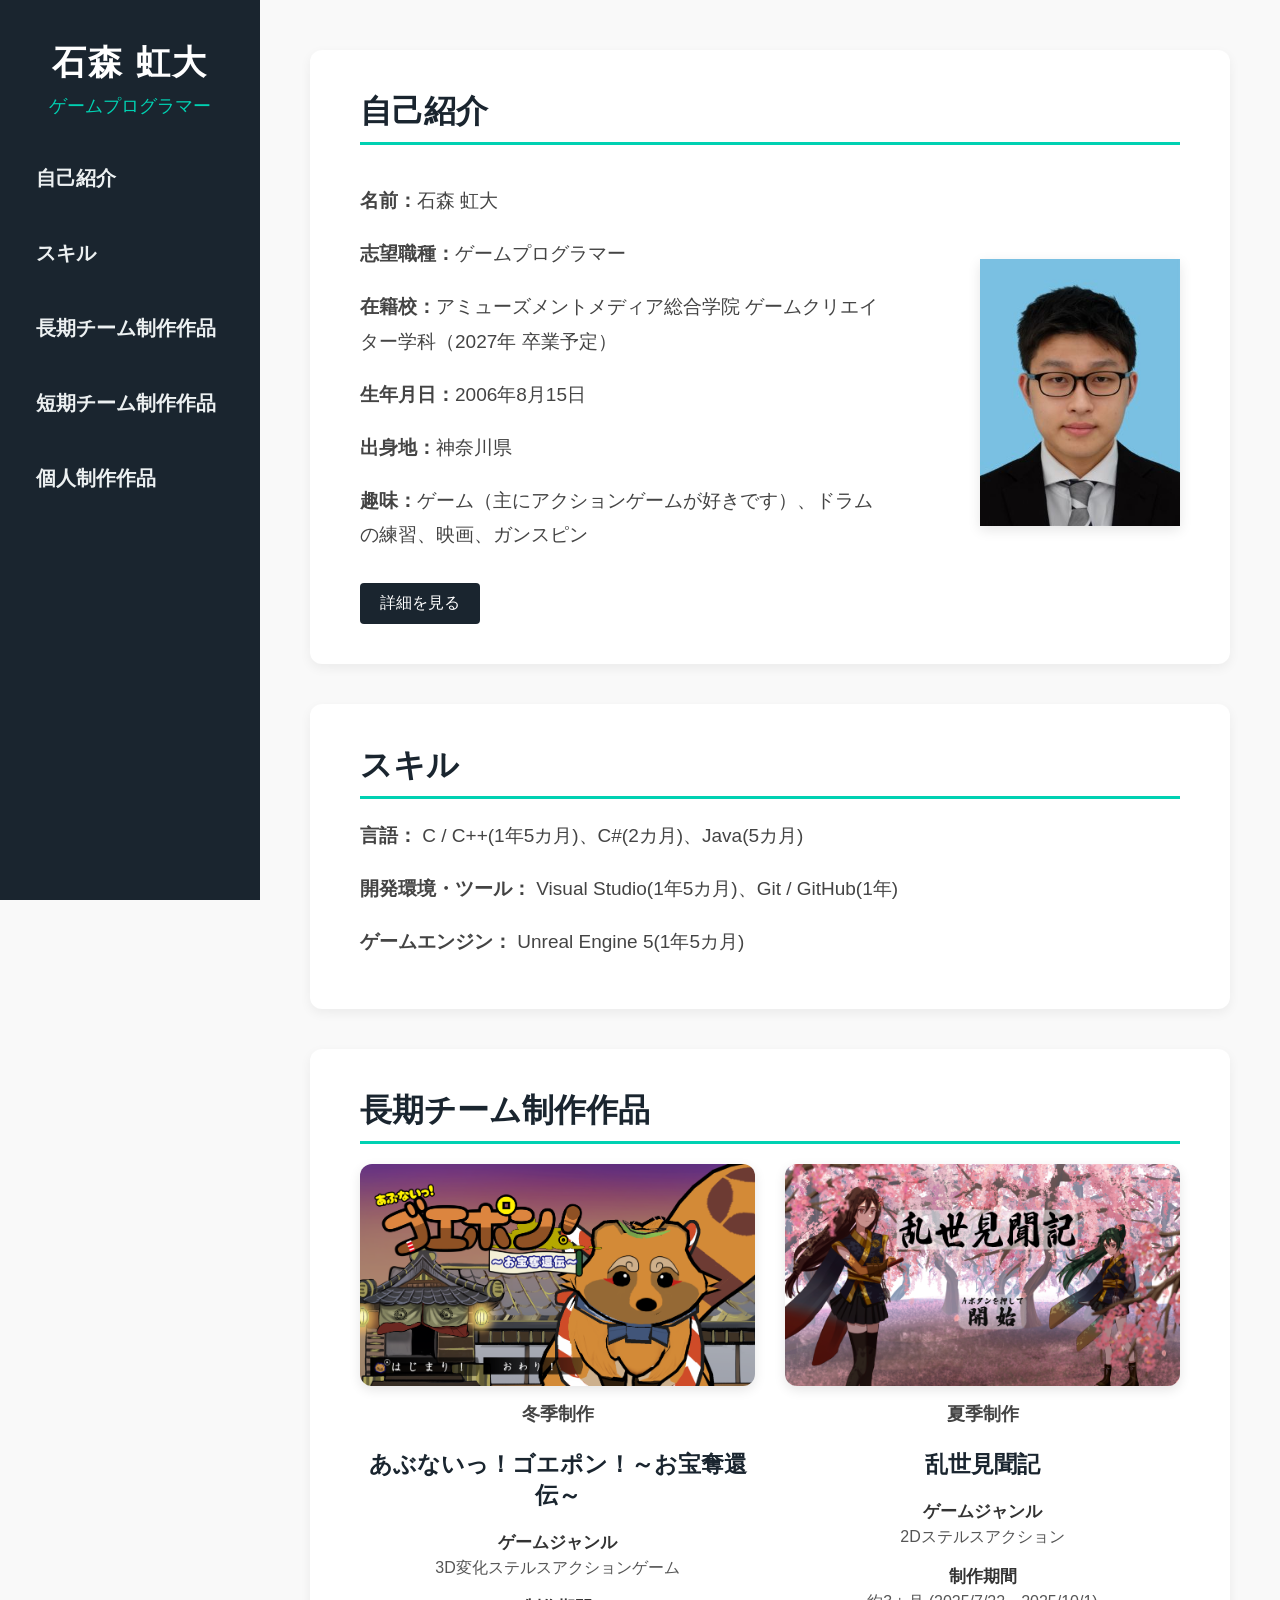
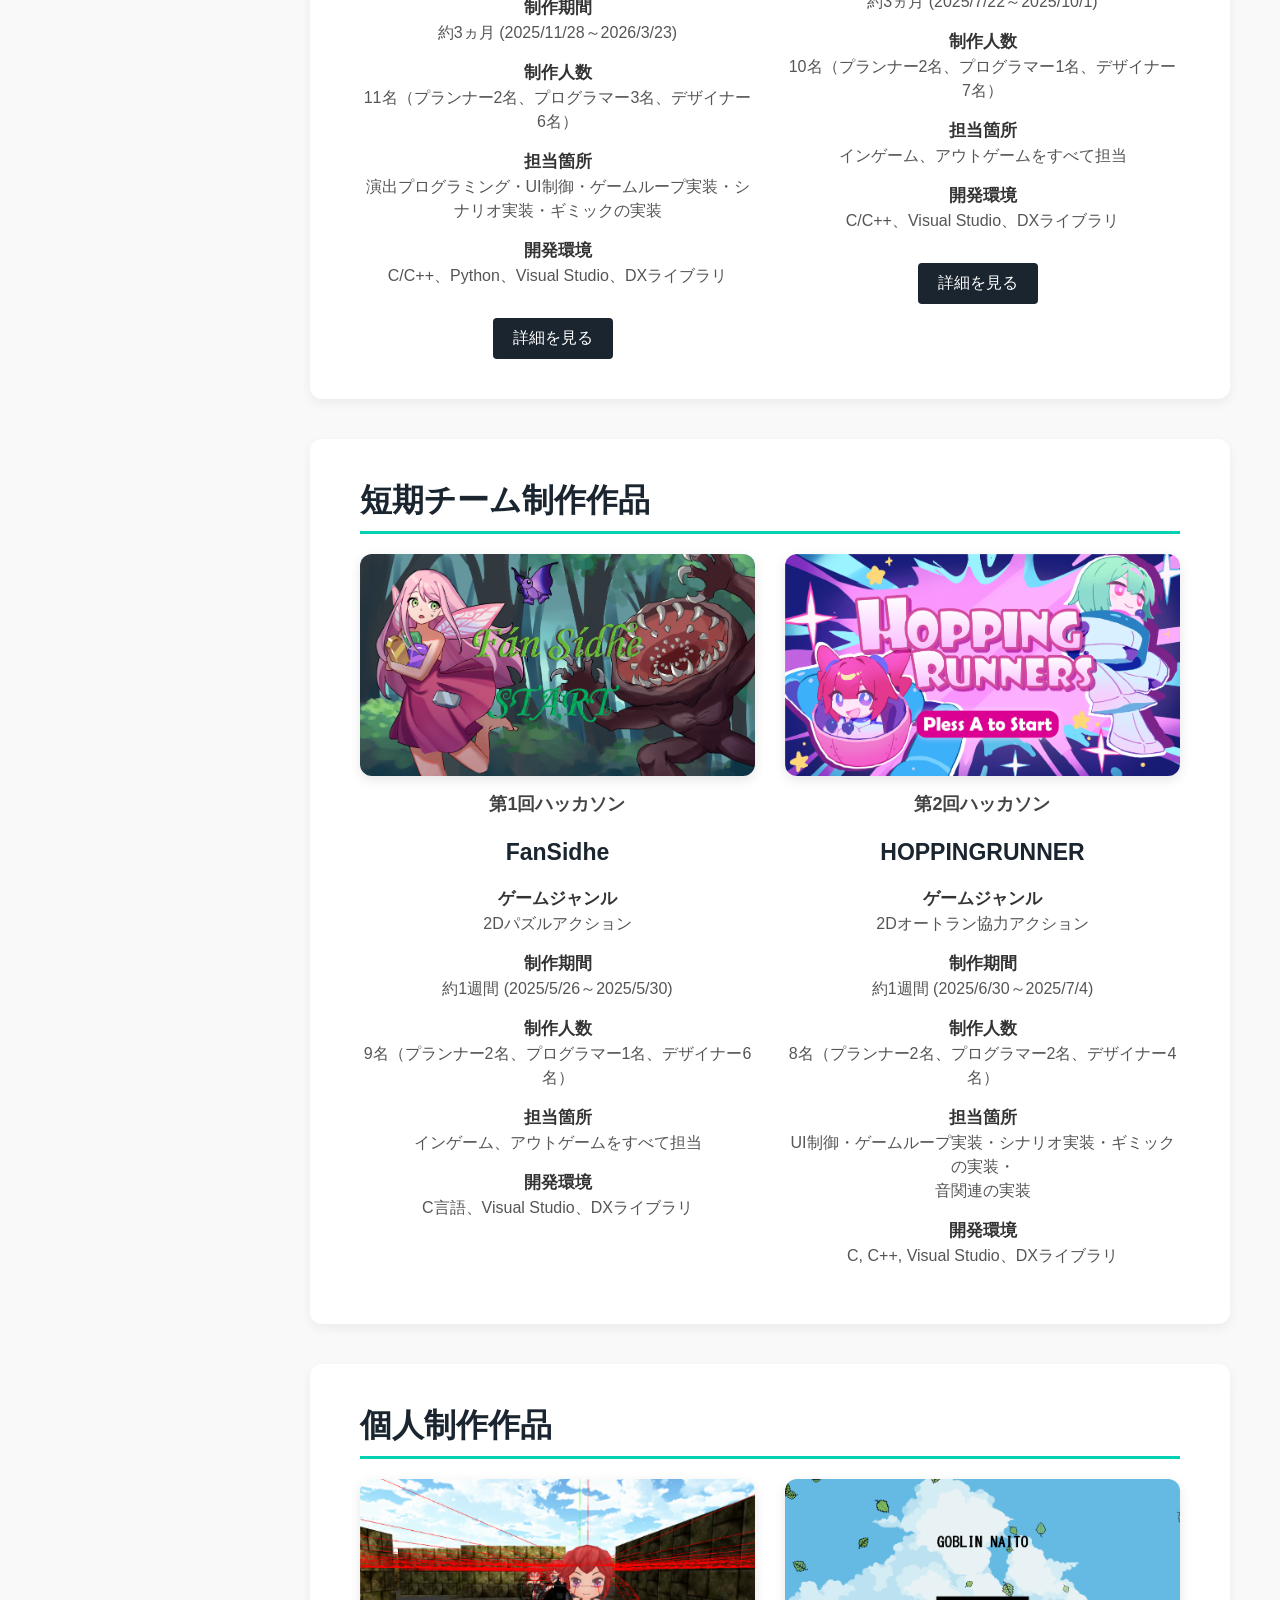
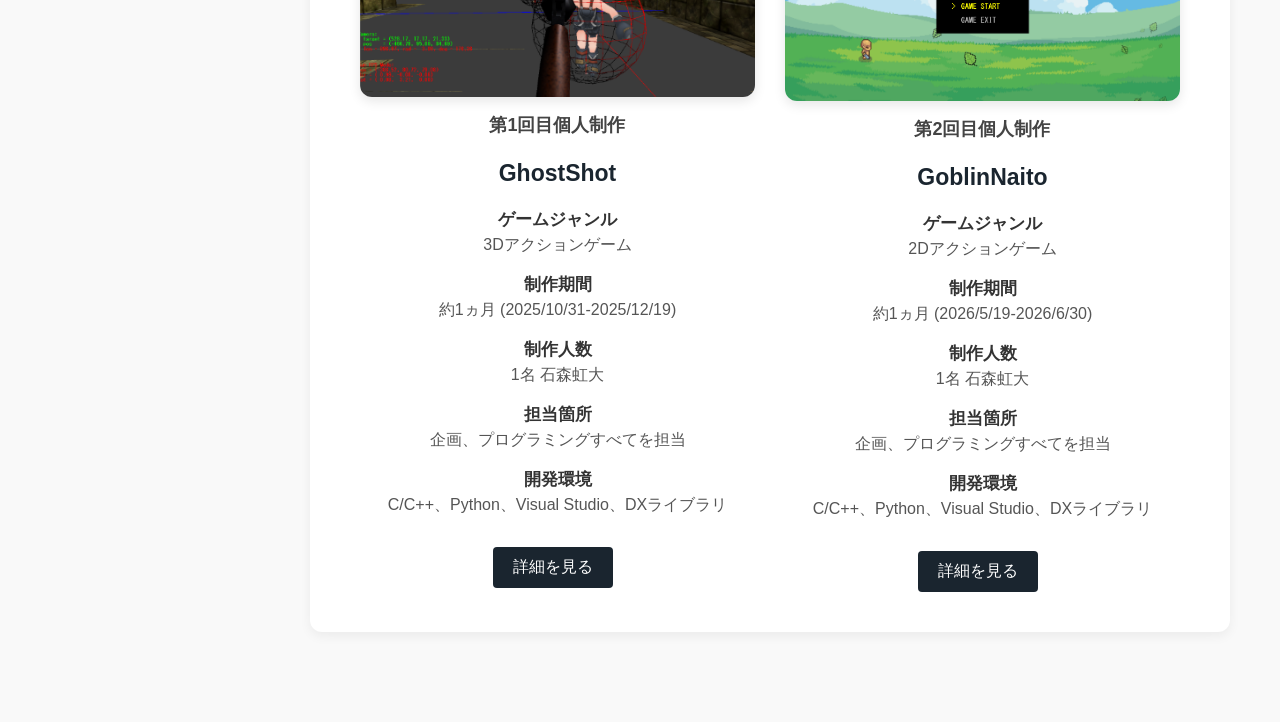
<file: index.html>
<!DOCTYPE html>
<html lang="ja">
<head>
    <meta charset="UTF-8">
    <meta name="viewport" content="width=device-width, initial-scale=1.0">
    <title>石森虹大 - ポートフォリオ</title>
    <!-- 外部CSSの読み込み -->
    <link rel="stylesheet" href="style.css">
</head>
<body class="site-body">

    <!-- サイドバー -->
    <aside class="sidebar">
        <h1>石森 虹大</h1>
        <div class="subtitle">ゲームプログラマー</div>
        <nav>
            <ul>
                <li><a href="#about">自己紹介</a></li>
                <li><a href="#skills">スキル</a></li>
                <li><a href="#works_1">長期チーム制作作品</a></li>
                <li><a href="#works_2">短期チーム制作作品</a></li>
                <li><a href="#works_3">個人制作作品</a></li>
            </ul>
        </nav>
    </aside>

    <!-- メインエリア -->
    <main class="top-content">

        <!-- 自己紹介 -->
        <section id="about" class="top-section">
            <h2>自己紹介</h2>
            <div class="about-container">
                <!-- 写真エリア -->
                <div class="about-image">
                    <img src="res/profile.png" alt="石森 虹大の写真">
                </div>
                <!-- テキストエリア -->
                <div class="about-text">
                    <p><strong>名前：</strong>石森 虹大</p>
                    <p><strong>志望職種：</strong>ゲームプログラマー</p>
                    <p><strong>在籍校：</strong>アミューズメントメディア総合学院 ゲームクリエイター学科（2027年 卒業予定）</p>
                    <p><strong>生年月日：</strong>2006年8月15日</p>
                    <p><strong>出身地：</strong>神奈川県</p>
                    <p><strong>趣味：</strong>ゲーム（主にアクションゲームが好きです）、ドラムの練習、映画、ガンスピン</p>

                    <!-- 詳細情報 -->
                    <div style="margin-top: 20px;">
                        <a href="mypage.html" class="btn">詳細を見る</a>
                    </div>
                </div>
            </div>
        </section>

        <!-- スキル -->
        <section id="skills" class="top-section">
            <h2>スキル</h2>
            <div class="about-text">
                <ul class="skill-list">
                    <p><strong>言語：</strong> C / C++(1年5カ月)、C#(2カ月)、Java(5カ月)</p>
                    <p><strong>開発環境・ツール：</strong> Visual Studio(1年5カ月)、Git / GitHub(1年)</p>
                    <p><strong>ゲームエンジン：</strong> Unreal Engine 5(1年5カ月)</p>
                </ul>
            </div>
        </section>

        <!-- 作品紹介 -->
        <section id="works_1" class="top-section">
            <h2>長期チーム制作作品</h2>

            <div class="works-grid">
                <!-- ゴエポン -->
                <article class="work-card">
                    <img src="game1.png" alt="あぶないっ！ゴエポン！～お宝奪還伝～">
                    <div class="work-season">冬季制作</div>
                    <h3 class="work-title">あぶないっ！ゴエポン！～お宝奪還伝～</h3>

                    <div class="work-info-group">
                        <span class="work-info-label">ゲームジャンル</span>
                        <p class="work-info-value">3D変化ステルスアクションゲーム</p>
                    </div>
                    <div class="work-info-group">
                        <span class="work-info-label">制作期間</span>
                        <p class="work-info-value">約3ヵ月 (2025/11/28～2026/3/23)</p>
                    </div>
                    <div class="work-info-group">
                        <span class="work-info-label">制作人数</span>
                        <p class="work-info-value">11名（プランナー2名、プログラマー3名、デザイナー6名）</p>
                    </div>
                    <div class="work-info-group">
                        <span class="work-info-label">担当箇所</span>
                        <p class="work-info-value">演出プログラミング・UI制御・ゲームループ実装・シナリオ実装・ギミックの実装</p>
                    </div>
                    <div class="work-info-group">
                        <span class="work-info-label">開発環境</span>
                        <p class="work-info-value">C/C++、Python、Visual Studio、DXライブラリ</p>
                    </div>

                    <div style="margin-top: 20px;">
                        <a href="goepon.html" class="btn">詳細を見る</a>
                    </div>
                </article>

                <!-- 乱世見聞記 -->
                <article class="work-card">
                    <img src="Ransekenbunki.png" alt="乱世見聞記">
                    <div class="work-season">夏季制作</div>
                    <h3 class="work-title">乱世見聞記</h3>

                    <div class="work-info-group">
                        <span class="work-info-label">ゲームジャンル</span>
                        <p class="work-info-value">2Dステルスアクション</p>
                    </div>
                    <div class="work-info-group">
                        <span class="work-info-label">制作期間</span>
                        <p class="work-info-value">約3ヵ月 (2025/7/22～2025/10/1)</p>
                    </div>
                    <div class="work-info-group">
                        <span class="work-info-label">制作人数</span>
                        <p class="work-info-value">10名（プランナー2名、プログラマー1名、デザイナー7名）</p>
                    </div>
                    <div class="work-info-group">
                        <span class="work-info-label">担当箇所</span>
                        <p class="work-info-value">インゲーム、アウトゲームをすべて担当</p>
                    </div>
                    <div class="work-info-group">
                        <span class="work-info-label">開発環境</span>
                        <p class="work-info-value">C/C++、Visual Studio、DXライブラリ</p>
                    </div>

                    <div style="margin-top: 20px;">
                        <a href="ranse.html" class="btn">詳細を見る</a>
                    </div>
                </article>
            </div>
        </section>

        <section id="works_2" class="top-section">
            <h2>短期チーム制作作品</h2>

            <div class="works-grid">
                <!-- FanSidhe -->
                <article class="work-card">
                    <img src="res/FanSidhe.png" alt="FanSidhe">
                    <div class="work-season">第1回ハッカソン</div>
                    <h3 class="work-title">FanSidhe</h3>

                    <div class="work-info-group">
                        <span class="work-info-label">
                            ゲームジャンル
                        </span>
                        <p class="work-info-value">
                            2Dパズルアクション
                        </p>
                    </div>
                    <div class="work-info-group">
                        <span class="work-info-label">
                            制作期間
                        </span>
                        <p class="work-info-value">
                            約1週間 (2025/5/26～2025/5/30)
                        </p>
                    </div>
                    <div class="work-info-group">
                        <span class="work-info-label">
                            制作人数
                        </span>
                        <p class="work-info-value">
                            9名（プランナー2名、プログラマー1名、デザイナー6名）
                        </p>
                    </div>
                    <div class="work-info-group">
                        <span class="work-info-label">担当箇所</span>
                        <p class="work-info-value">インゲーム、アウトゲームをすべて担当</p>
                    </div>
                    <div class="work-info-group">
                        <span class="work-info-label">開発環境</span>
                        <p class="work-info-value">
                            C言語、Visual Studio、DXライブラリ
                        </p>
                    </div>
                </article>

                <article class="work-card">
                    <img src="res/HOPPINGRUNNER.png" alt="HOPPINGRUNNER">
                    <div class="work-season">
                        第2回ハッカソン
                    </div>
                    <h3 class="work-title">
                        HOPPINGRUNNER
                    </h3>

                    <div class="work-info-group">
                        <span class="work-info-label">
                            ゲームジャンル
                        </span>
                        <p class="work-info-value">
                            2Dオートラン協力アクション
                        </p>
                    </div>
                    <div class="work-info-group">
                        <span class="work-info-label">制作期間</span>
                        <p class="work-info-value">
                            約1週間 (2025/6/30～2025/7/4)
                        </p>
                    </div>
                    <div class="work-info-group">
                        <span class="work-info-label">
                            制作人数
                        </span>
                        <p class="work-info-value">
                            8名（プランナー2名、プログラマー2名、デザイナー4名）
                        </p>
                    </div>
                    <div class="work-info-group">
                        <span class="work-info-label">
                            担当箇所
                        </span>
                        <p class="work-info-value">
                            UI制御・ゲームループ実装・シナリオ実装・ギミックの実装・
                            <br>音関連の実装
                        </p>
                    </div>
                    <div class="work-info-group">
                        <span class="work-info-label">
                            開発環境
                        </span>
                        <p class="work-info-value">
                            C, C++, Visual Studio、DXライブラリ
                        </p>
                    </div>
                </article>

            </div>
        </section>

        <section id="works_3" class="top-section">
            <h2>個人制作作品</h2>

            <div class="works-grid">

                <!-- GhostShot -->
                <article class="work-card">
                    <img src="res/GhostShot.png" alt="GhostShot">
                    <div class="work-season">第1回目個人制作</div>
                    <h3 class="work-title">GhostShot</h3>

                    <div class="work-info-group">
                        <span class="work-info-label">ゲームジャンル</span>
                        <p class="work-info-value">3Dアクションゲーム</p>
                    </div>
                    <div class="work-info-group">
                        <span class="work-info-label">制作期間</span>
                        <p class="work-info-value">約1ヵ月 (2025/10/31-2025/12/19)</p>
                    </div>
                    <div class="work-info-group">
                        <span class="work-info-label">制作人数</span>
                        <p class="work-info-value">1名 石森虹大</p>
                    </div>
                    <div class="work-info-group">
                        <span class="work-info-label">担当箇所</span>
                        <p class="work-info-value">企画、プログラミングすべてを担当</p>
                    </div>
                    <div class="work-info-group">
                        <span class="work-info-label">開発環境</span>
                        <p class="work-info-value">C/C++、Python、Visual Studio、DXライブラリ</p>
                    </div>

                    <div style="margin-top: 20px;">
                        <a href="goblin.html" class="btn">詳細を見る</a>
                    </div>
                </article>

                <!-- GoblinNaito -->
                <article class="work-card">
                    <img src="res/GoblinNaito.png" alt="GoblinNaito">
                    <div class="work-season">第2回目個人制作</div>
                    <h3 class="work-title">GoblinNaito</h3>

                    <div class="work-info-group">
                        <span class="work-info-label">ゲームジャンル</span>
                        <p class="work-info-value">2Dアクションゲーム</p>
                    </div>
                    <div class="work-info-group">
                        <span class="work-info-label">制作期間</span>
                        <p class="work-info-value">約1ヵ月 (2026/5/19-2026/6/30)</p>
                    </div>
                    <div class="work-info-group">
                        <span class="work-info-label">制作人数</span>
                        <p class="work-info-value">1名 石森虹大</p>
                    </div>
                    <div class="work-info-group">
                        <span class="work-info-label">担当箇所</span>
                        <p class="work-info-value">企画、プログラミングすべてを担当</p>
                    </div>
                    <div class="work-info-group">
                        <span class="work-info-label">開発環境</span>
                        <p class="work-info-value">C/C++、Python、Visual Studio、DXライブラリ</p>
                    </div>

                    <div style="margin-top: 20px;">
                        <a href="GoblinNaito.html" class="btn">詳細を見る</a>
                    </div>
                </article>
            </div>
        </section>

    </main>

</body>
</html>
</file>
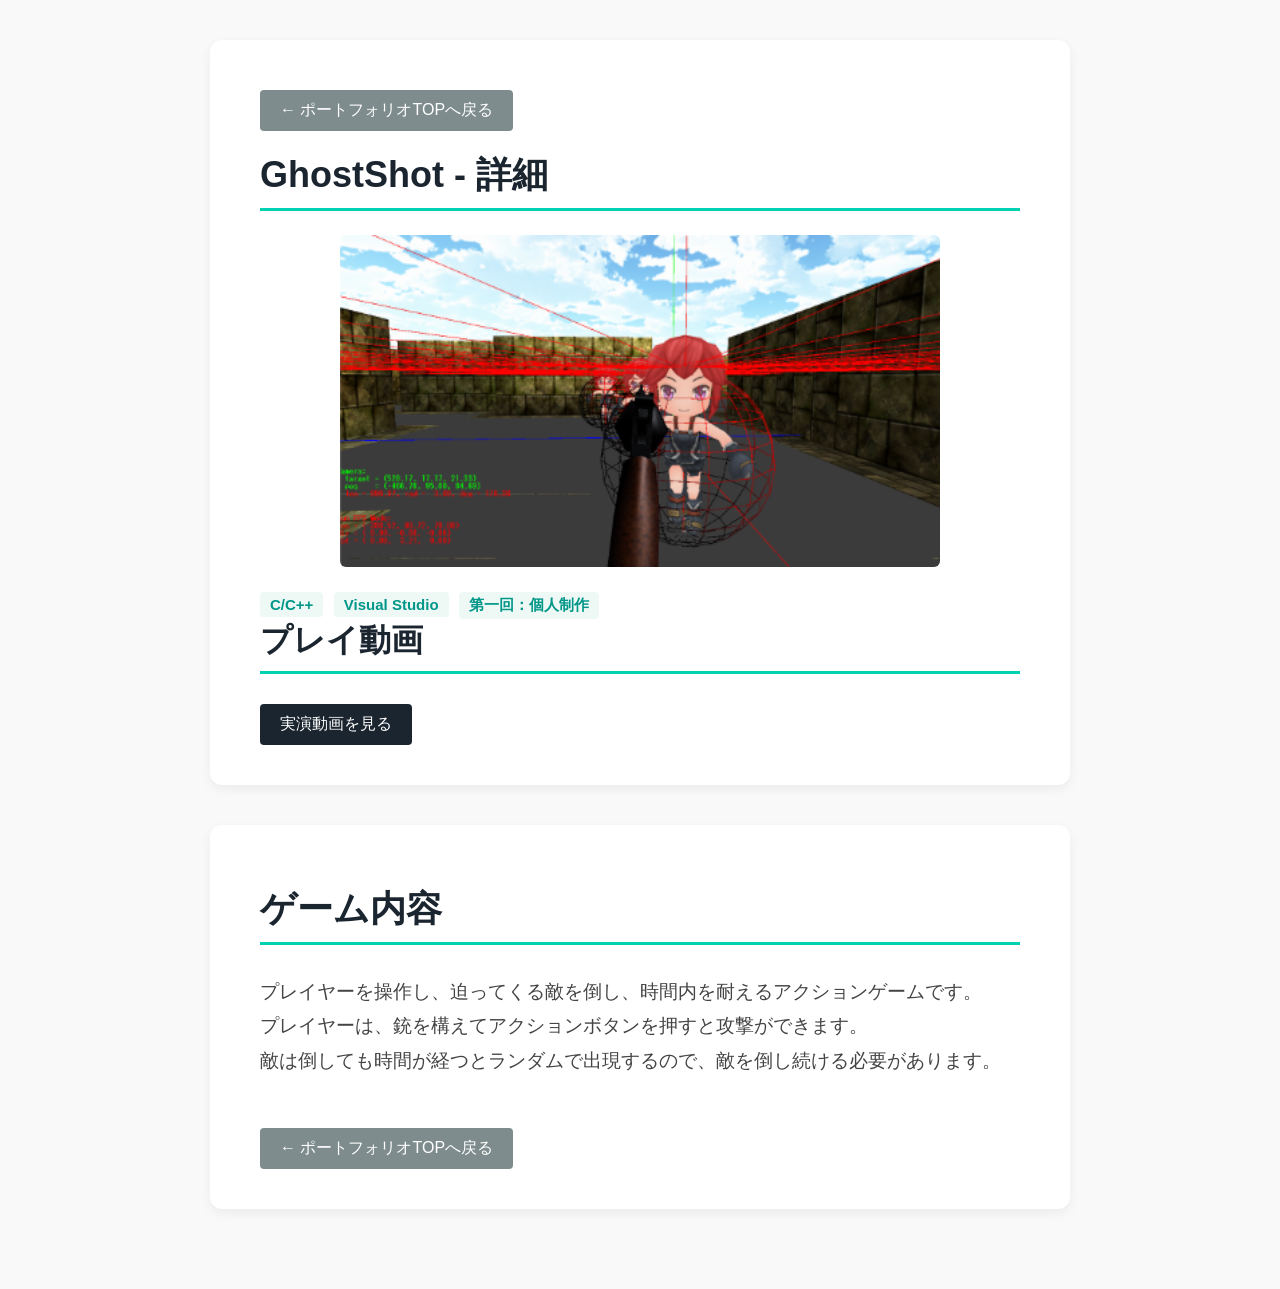
<file: GhostShot.html>
<html lang="ja">
<head>
    <meta charset="UTF-8">
    <meta name="viewport" content="width=device-width, initial-scale=1.0">
    <title>GoblinNaito - 詳細</title>
    <link rel="stylesheet" href="style.css">
</head>

<body class="detail-page" style="background-color: #f9f9f9;">
    <main class="top-content" style="margin-left: 0; width: 100%; max-width: 900px; margin: 0 auto; padding: 40px 20px;">

        <div class="top-section" style="text-align: left;">

            <a href="index.html" class="btn back-btn">← ポートフォリオTOPへ戻る</a>
            <h1 class="main-title">GhostShot - 詳細</h1>

            <img src="res/GhostShot.png" alt="GhostShotメイン画像" class="header-img">

            <div>
                <span class="tech-tag">C/C++</span>
                <span class="tech-tag">Visual Studio</span>
                <span class="tech-tag">第一回：個人制作</span>
            </div>

            <!-- 作品リンク -->
            <section>
                <h2>プレイ動画</h2>
                <div class="link-buttons">
                    <a href="https://drive.google.com/drive/folders/1-WQJwoE37xFq8lxyh38OGTwMAe6GaiLv?usp=sharing" class="btn" target="_blank" rel="noopener">実演動画を見る</a>
                </div>
            </section>
        </div>

        <div class="top-section" style="text-align: left;">
            <!-- アピール箇所全体 -->
            <section>
                <h1 class="main-title">ゲーム内容</h1>
                <p>
                    プレイヤーを操作し、迫ってくる敵を倒し、時間内を耐えるアクションゲームです。
                    <br>プレイヤーは、銃を構えてアクションボタンを押すと攻撃ができます。
                    <br>敵は倒しても時間が経つとランダムで出現するので、敵を倒し続ける必要があります。
                </p>
            </section>

            <!--<section>

                <h1 class="main-title">アピールポイント</h1>
                <div>
                    <h2 class="detail-h2">プレイヤーシステム</h2>
                    <p><strong>01. プレイヤーアクション</strong></p>
                    <p>
                        移動・ジャンプ・攻撃・チャージ攻撃・ダメージなど、プレイヤーの
                        <br>基本操作から戦闘に関わるアクションまで実装しました。
                    </p>
                    <p><strong>02. 入力に応じた操作制御</strong></p>
                    <p>
                        カメラの向きを考慮した移動処理や、キーボード・アナログスティックへの対応など、
                        <br>操作性を意識した入力処理を実装しました。
                    </p>
                    <p><strong>03. アニメーション・演出との連動</strong></p>
                    <p>
                        状態に応じたアニメーション切り替えや、攻撃判定のタイミング制御、
                        <br>ダメージ時のカメラシェイクなどを実装しました。
                    </p>

                </div>

                <div>
                    <h2 class="detail-h2">敵システム</h2>
                    <p><strong>01. Stateパターンを用いた敵AIの設計</strong></p>
                    <p>
                        敵の行動をStateごとにクラス分割し、待機・突進・遠距離攻撃などの
                        <br>処理を独立して管理しています。
                        <br>各行動の責務を明確にし、状態遷移によって敵の行動を制御しました。
                    </p>
                    <p><strong>02. 状況に応じた敵の行動制御</strong></p>
                    <p>
                        待機時間に応じて次の攻撃をランダムに選択する仕組みを実装しました。
                        <br>ジャンプによる予備動作や突進攻撃、雑魚敵の償還など、複数の行動を組み合わせた
                        <br>敵AIを実装しました。
                    </p>
                    <p><strong>03. Factoryパターンによる敵生成処理</strong></p>
                    <p>
                        敵の生成処理をFactoryに分離し、Spawnerによって生成位置や生成タイミングを管理。
                        <br>ボスの召喚行動から敵を追加できる仕組みを実装しました。
                    </p>
                </div>


                <div>
                    <h2 class="detail-h2">3D空間を利用した当たり判定システム</h2>
                    <p><strong>01. 複数の形状に対応した当たり判定</strong></p>
                    <p>
                        カプセル同士やカプセルとAABBなど、用途に応じた衝突判定を実装しました。
                        <br>3D空間の座標を利用して、線分の間の距離や点との距離を計算しています。
                        <br>AABBとの当たり判定は、初めてチャレンジしたので最初は苦戦をしたのですが、
                        <br>プログラムの講師のアドバイスをもとに、実装することができました。
                    </p>
                    <p><strong>02. 衝突時の処理</strong></p>
                    <p>
                        壁との衝突時の押し戻しに加え、プレイヤーの攻撃の判定や敵との接触判定、
                        <br>パリィ・弾の販社など、衝突結果に応じて処理を実装しました。
                    </p>
                    <p><strong>03. デバック機能</strong></p>
                    <p>
                        カプセル形状の当たり判定を可視化する機能を実装しました。
                        <br>実際の判定範囲を確認しながら、位置やコリジョンのタイミングなどに役立てました。
                    </p>
                </div>

                <div>
                    <h2 class="detail-h2">パーティクルの実装</h2>
                    <p><strong>01. パーティクルシステムの実装</strong></p>
                    <p>
                        パーティクルを管理するクラスを作成し、オブジェクトプールを利用した
                        <br>葉っぱや桜のエフェクトを実装しました。
                        <br>あらかじめ生成しておいたパーティクルを再利用することで、
                        <br>発生時の生成処理を軽減しました。
                    </p>
                    <p><strong>02. 風による自然な動きの表現</strong></p>
                    <p>
                        風の方向や強さに加え、sin・cos関数を利用した揺れを実装しました。
                        <br>葉っぱと桜で移動速度や湯売れ方を変えることで、それぞれの特徴に
                        <br>合った動きを表現しました。
                    </p>
                    <p><strong>03. 自動発生と描画処理</strong></p>
                    <p>
                        一定間隔でパーティクルを自動発生させ、ランダムな位置・大きさ・
                        <br>寿命の長さを設定しました。また、寿命に応じて透明度を変化させ、
                        <br>自然に消えていく表現を実装しました。
                    </p>
                </div>


            </section>

            <section>
                <h1 class="main-title">ゲームの作品</h1>
                <h2>GitHubはこちらから</h2>
                <a href="https://github.com/k-koudai01/KOJINSEISAKU_2" class="btn" target="_blank" rel="noopener">GitHub</a>

            </section>-->

            <div style="margin-top: 40px;">
                <a href="index.html" class="btn back-btn">← ポートフォリオTOPへ戻る</a>
            </div>
        </div>
    </main>
</body>
</html>
</file>
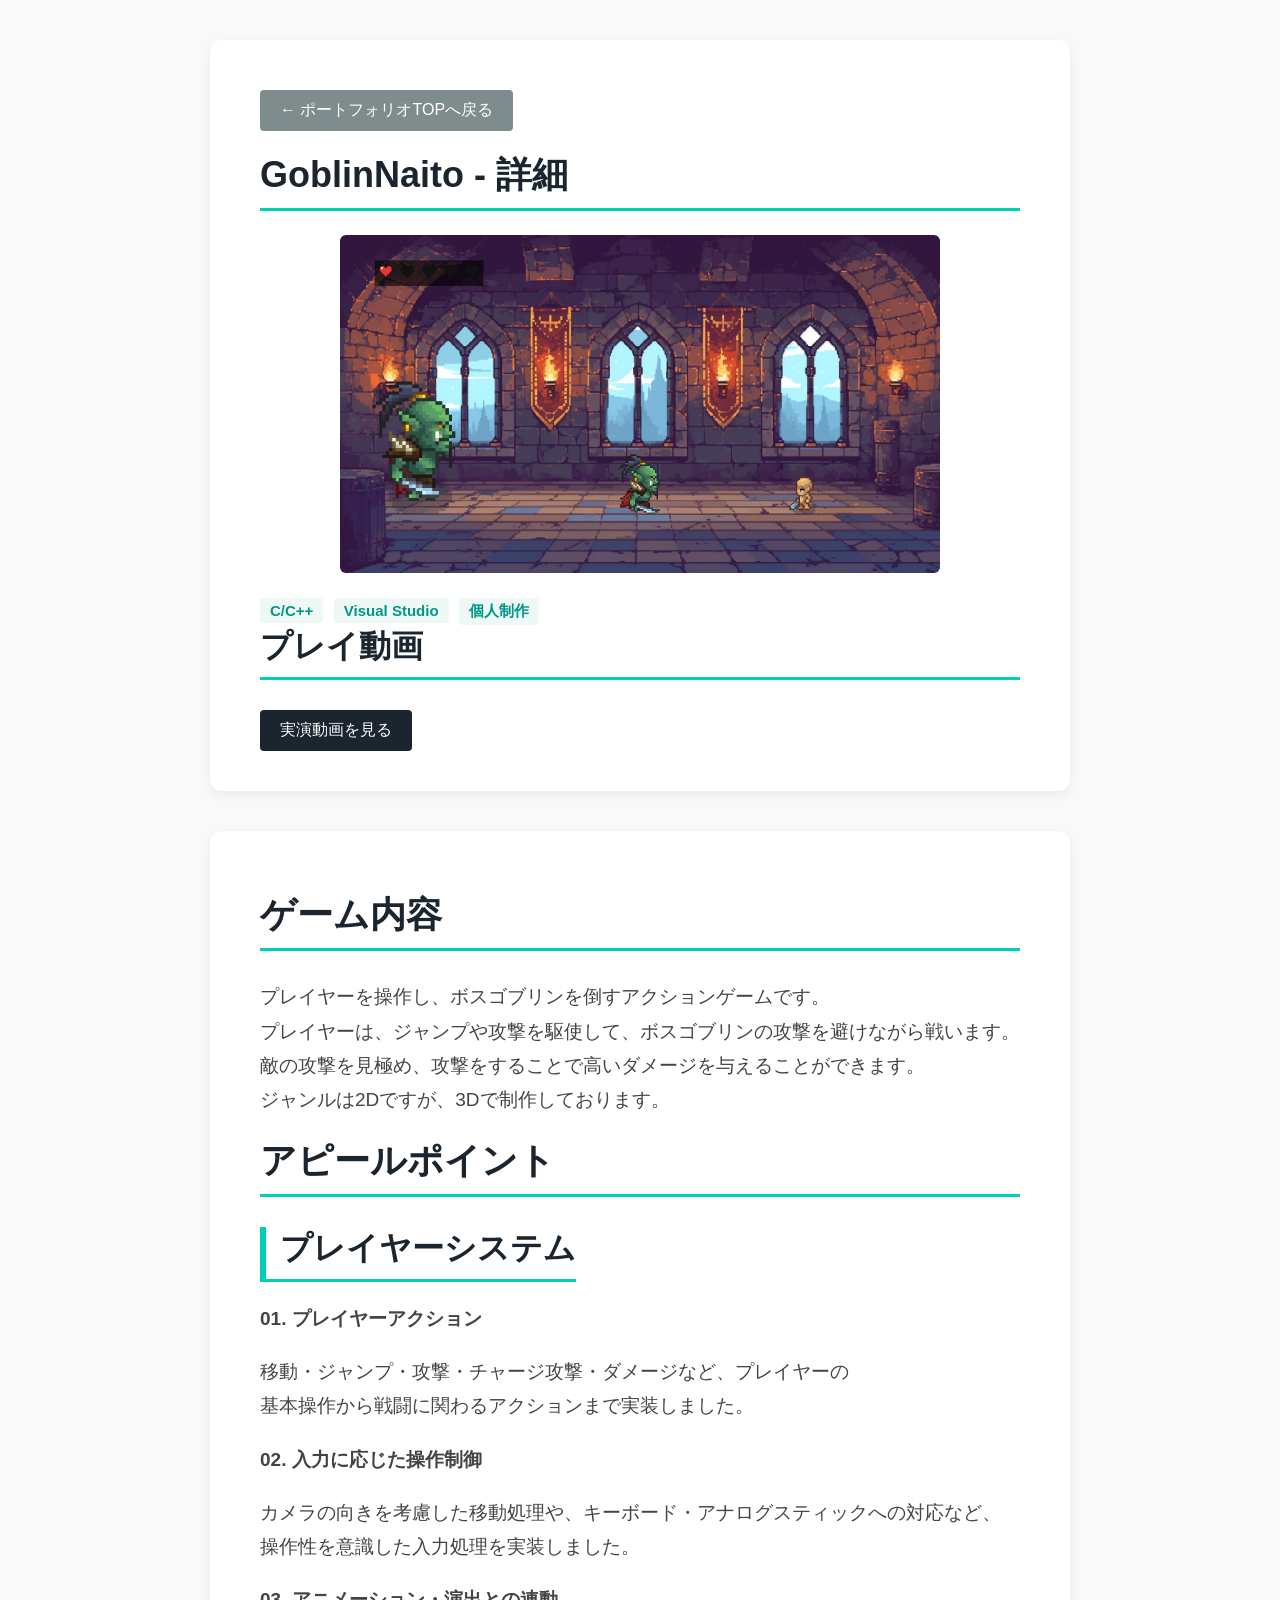
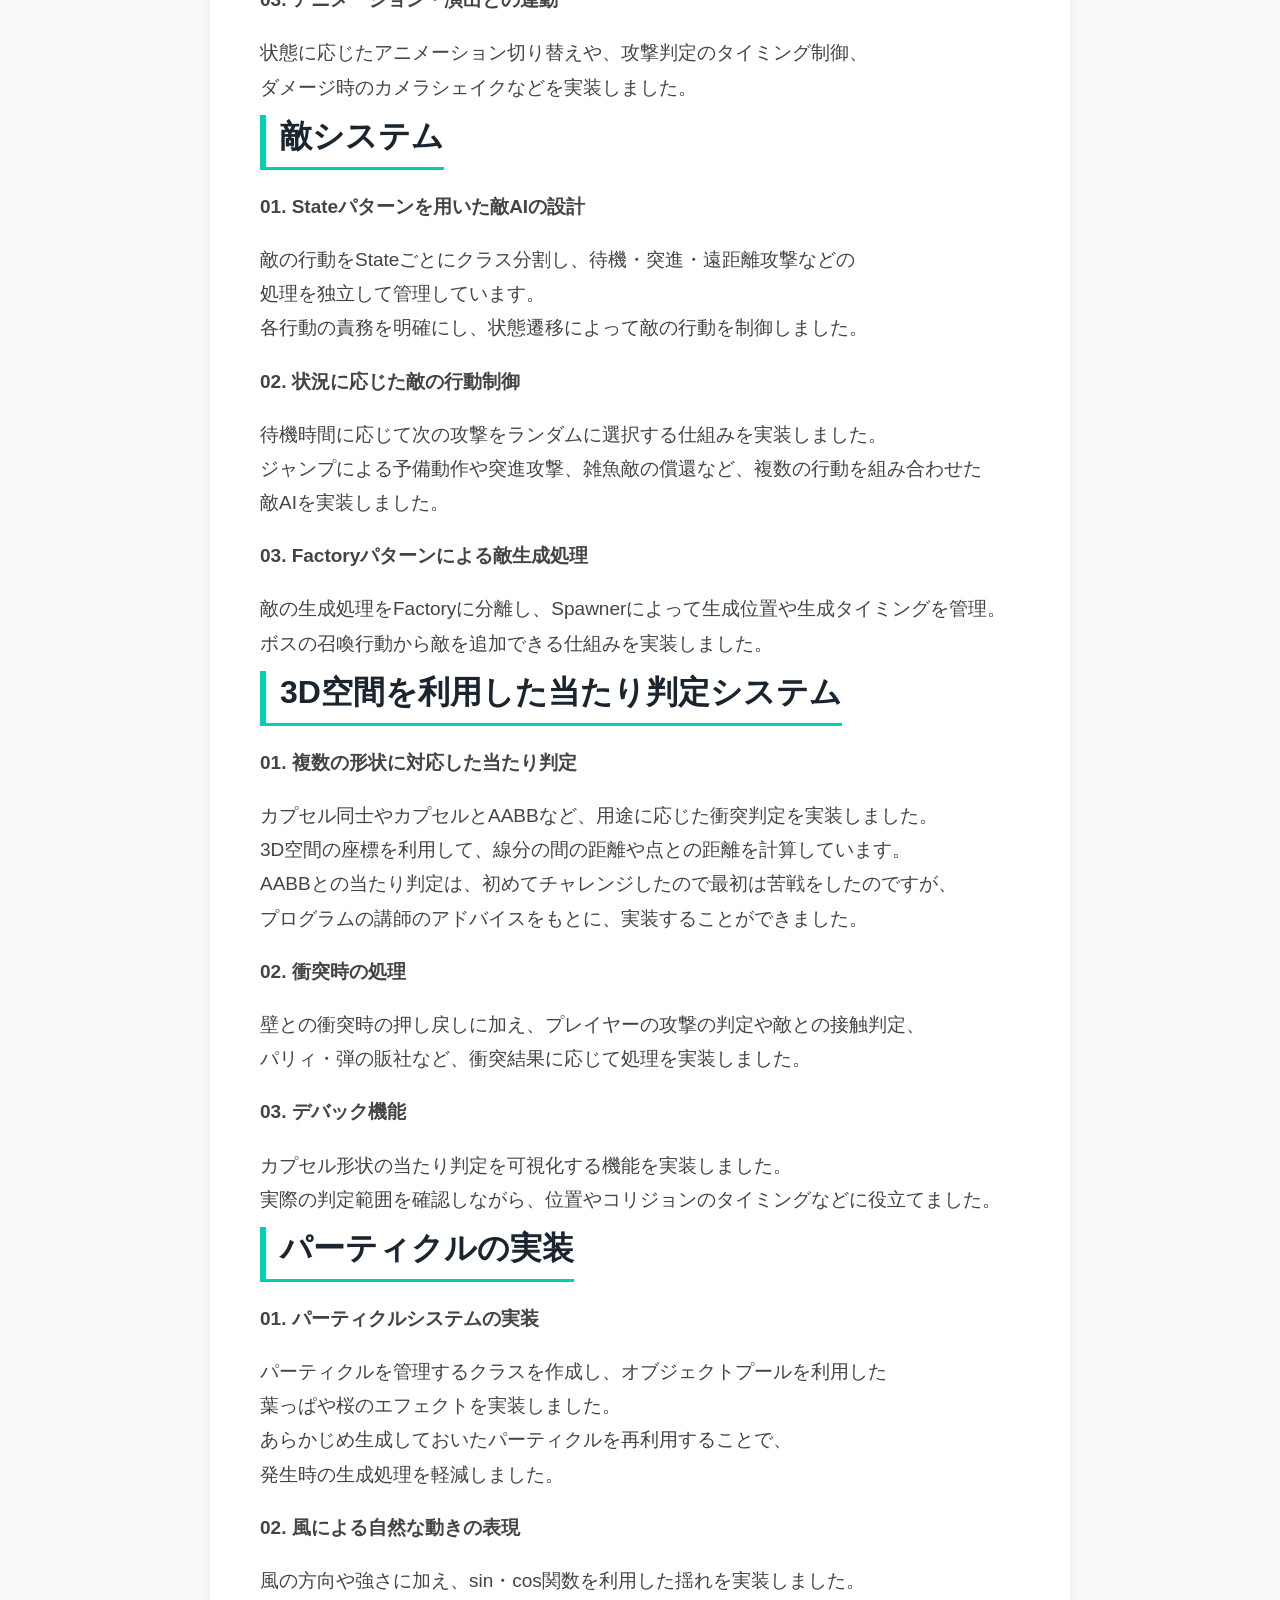
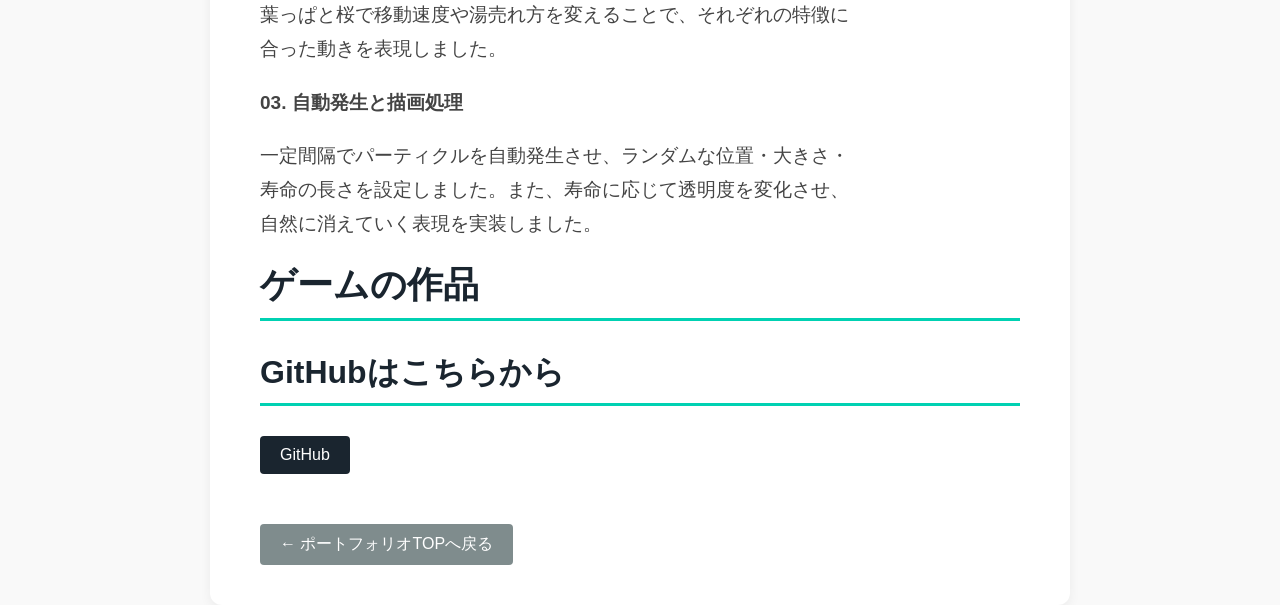
<file: GoblinNaito.html>
<html lang="ja">
<head>
    <meta charset="UTF-8">
    <meta name="viewport" content="width=device-width, initial-scale=1.0">
    <title>GoblinNaito - 詳細</title>
    <link rel="stylesheet" href="style.css">
</head>

<body class="site-body" style="background-color: #f9f9f9;">
    <main class="top-content" style="margin-left: 0; width: 100%; max-width: 900px; margin: 0 auto; padding: 40px 20px;">

        <div class="top-section" style="text-align: left;">

            <a href="index.html" class="btn back-btn">← ポートフォリオTOPへ戻る</a>
            <h1 class="main-title">GoblinNaito - 詳細</h1>

            <img src="res/GoblinNaito2.png" alt="GoblinNaitoメイン画像" class="header-img">

            <div>
                <span class="tech-tag">C/C++</span>
                <span class="tech-tag">Visual Studio</span>
                <span class="tech-tag">個人制作</span>
            </div>

            <!-- 作品リンク -->
            <section>
                <h2>プレイ動画</h2>
                <div class="link-buttons">
                    <a href="https://drive.google.com/file/d/1cQddRwFuvmeWS0B3RsWoDcW1yzEqTpk6/view?usp=sharing" class="btn" target="_blank" rel="noopener">実演動画を見る</a>
                </div>
            </section>
        </div>

        <div class="top-section" style="text-align: left;">
            <!-- アピール箇所全体 -->
            <section>
                <h1 class="main-title">ゲーム内容</h1>
                <p>
                    プレイヤーを操作し、ボスゴブリンを倒すアクションゲームです。
                    <br>プレイヤーは、ジャンプや攻撃を駆使して、ボスゴブリンの攻撃を避けながら戦います。
                    <br>敵の攻撃を見極め、攻撃をすることで高いダメージを与えることができます。
                    <br>ジャンルは2Dですが、3Dで制作しております。
                </p>
            </section>

            <section>

                <h1 class="main-title">アピールポイント</h1>
                <div>
                    <h2 class="detail-h2">プレイヤーシステム</h2>
                    <p><strong>01. プレイヤーアクション</strong></p>
                    <p>
                        移動・ジャンプ・攻撃・チャージ攻撃・ダメージなど、プレイヤーの
                        <br>基本操作から戦闘に関わるアクションまで実装しました。
                    </p>
                    <p><strong>02. 入力に応じた操作制御</strong></p>
                    <p>
                        カメラの向きを考慮した移動処理や、キーボード・アナログスティックへの対応など、
                        <br>操作性を意識した入力処理を実装しました。
                    </p>
                    <p><strong>03. アニメーション・演出との連動</strong></p>
                    <p>
                        状態に応じたアニメーション切り替えや、攻撃判定のタイミング制御、
                        <br>ダメージ時のカメラシェイクなどを実装しました。
                    </p>

                </div>

                <div>
                    <h2 class="detail-h2">敵システム</h2>
                    <p><strong>01. Stateパターンを用いた敵AIの設計</strong></p>
                    <p>
                        敵の行動をStateごとにクラス分割し、待機・突進・遠距離攻撃などの
                        <br>処理を独立して管理しています。
                        <br>各行動の責務を明確にし、状態遷移によって敵の行動を制御しました。
                    </p>
                    <p><strong>02. 状況に応じた敵の行動制御</strong></p>
                    <p>
                        待機時間に応じて次の攻撃をランダムに選択する仕組みを実装しました。
                        <br>ジャンプによる予備動作や突進攻撃、雑魚敵の償還など、複数の行動を組み合わせた
                        <br>敵AIを実装しました。
                    </p>
                    <p><strong>03. Factoryパターンによる敵生成処理</strong></p>
                    <p>
                        敵の生成処理をFactoryに分離し、Spawnerによって生成位置や生成タイミングを管理。
                        <br>ボスの召喚行動から敵を追加できる仕組みを実装しました。
                    </p>
                </div>
            

                <div>
                    <h2 class="detail-h2">3D空間を利用した当たり判定システム</h2>
                    <p><strong>01. 複数の形状に対応した当たり判定</strong></p>
                    <p>
                        カプセル同士やカプセルとAABBなど、用途に応じた衝突判定を実装しました。
                        <br>3D空間の座標を利用して、線分の間の距離や点との距離を計算しています。
                        <br>AABBとの当たり判定は、初めてチャレンジしたので最初は苦戦をしたのですが、
                        <br>プログラムの講師のアドバイスをもとに、実装することができました。
                    </p>
                    <p><strong>02. 衝突時の処理</strong></p>
                    <p>
                        壁との衝突時の押し戻しに加え、プレイヤーの攻撃の判定や敵との接触判定、
                        <br>パリィ・弾の販社など、衝突結果に応じて処理を実装しました。
                    </p>
                    <p><strong>03. デバック機能</strong></p>
                    <p>
                        カプセル形状の当たり判定を可視化する機能を実装しました。
                        <br>実際の判定範囲を確認しながら、位置やコリジョンのタイミングなどに役立てました。
                    </p>
                </div>

                <div>
                    <h2 class="detail-h2">パーティクルの実装</h2>
                    <p><strong>01. パーティクルシステムの実装</strong></p>
                    <p>
                        パーティクルを管理するクラスを作成し、オブジェクトプールを利用した
                        <br>葉っぱや桜のエフェクトを実装しました。
                        <br>あらかじめ生成しておいたパーティクルを再利用することで、
                        <br>発生時の生成処理を軽減しました。
                    </p>
                    <p><strong>02. 風による自然な動きの表現</strong></p>
                    <p>
                        風の方向や強さに加え、sin・cos関数を利用した揺れを実装しました。
                        <br>葉っぱと桜で移動速度や湯売れ方を変えることで、それぞれの特徴に
                        <br>合った動きを表現しました。
                    </p>
                    <p><strong>03. 自動発生と描画処理</strong></p>
                    <p>
                        一定間隔でパーティクルを自動発生させ、ランダムな位置・大きさ・
                        <br>寿命の長さを設定しました。また、寿命に応じて透明度を変化させ、
                        <br>自然に消えていく表現を実装しました。
                    </p>
                </div>


            </section>

            <section>
                <h1 class="main-title">ゲームの作品</h1>
                <h2>GitHubはこちらから</h2>
                <a href="https://github.com/k-koudai01/KOJINSEISAKU_2" class="btn" target="_blank" rel="noopener">GitHub</a>

            </section>

            <div style="margin-top: 40px;">
                <a href="index.html" class="btn back-btn">← ポートフォリオTOPへ戻る</a>
            </div>
        </div>
    </main>
</body>
</html>
</file>
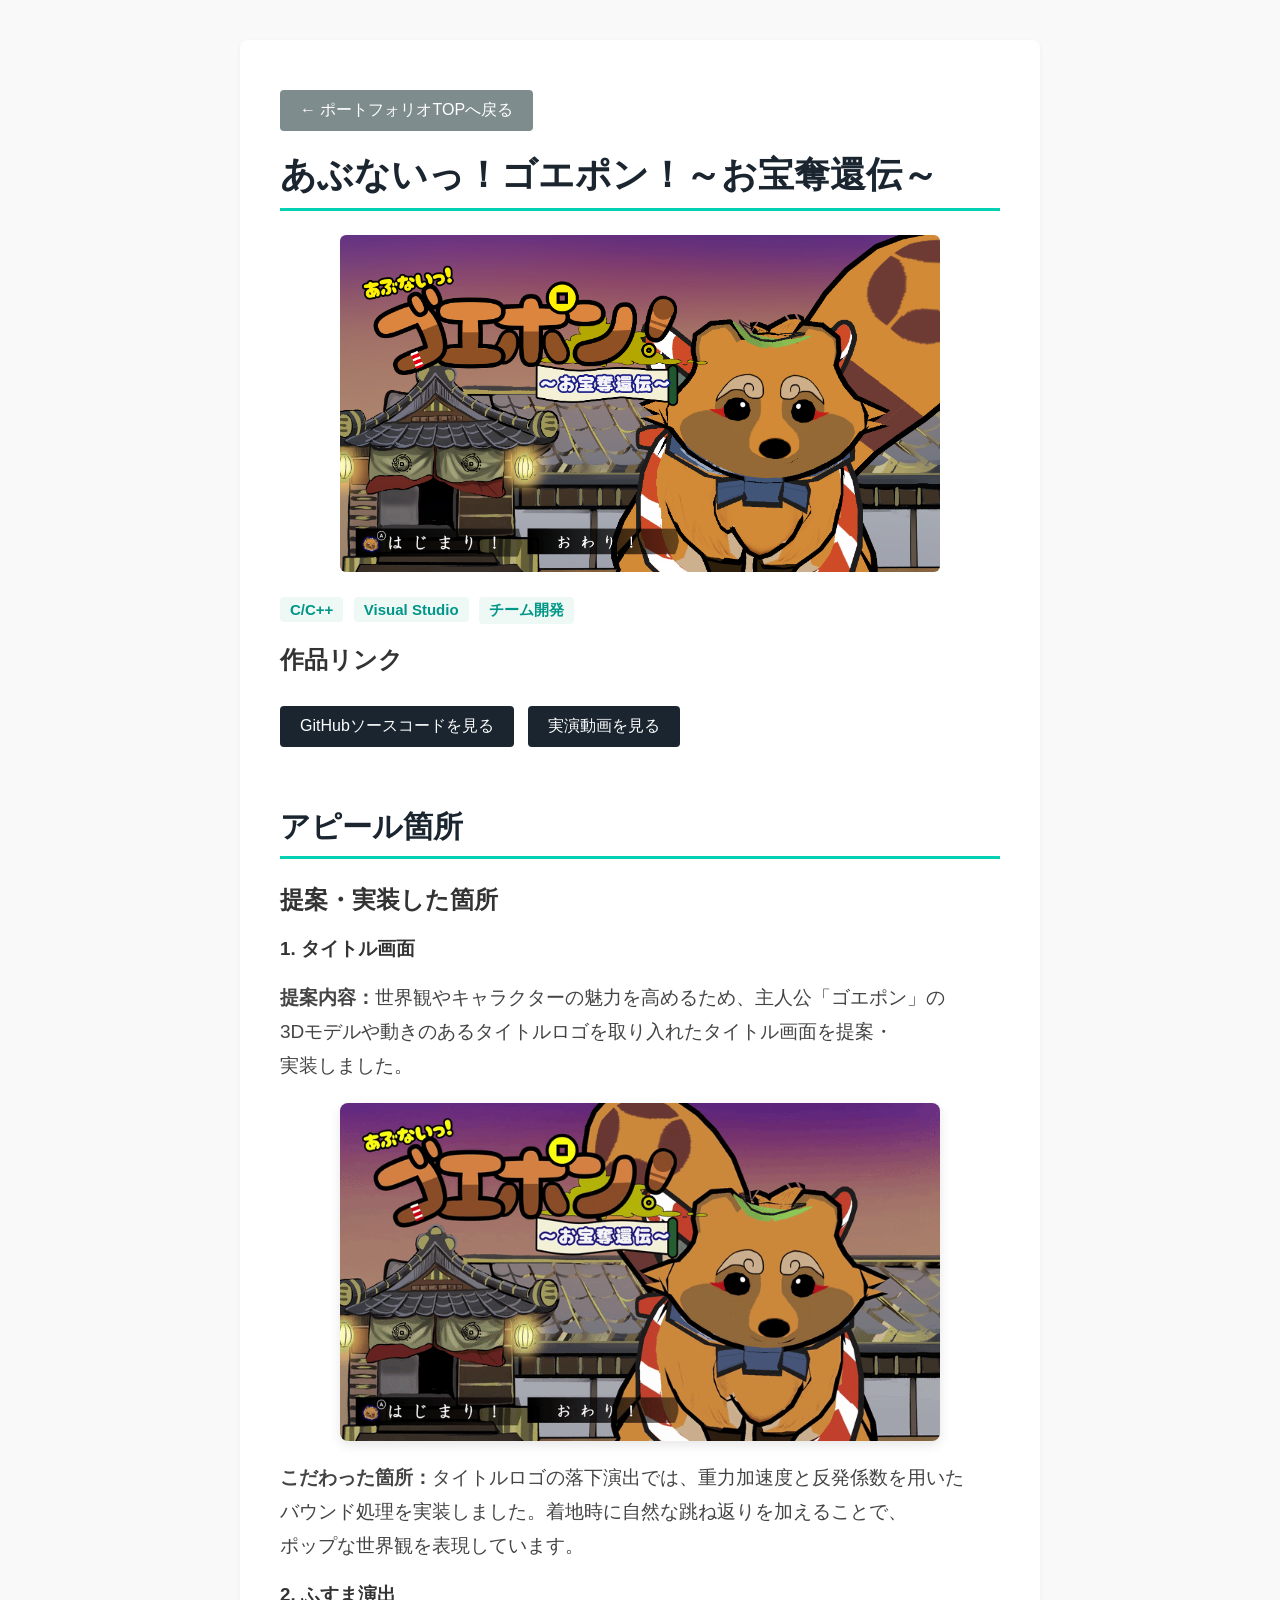
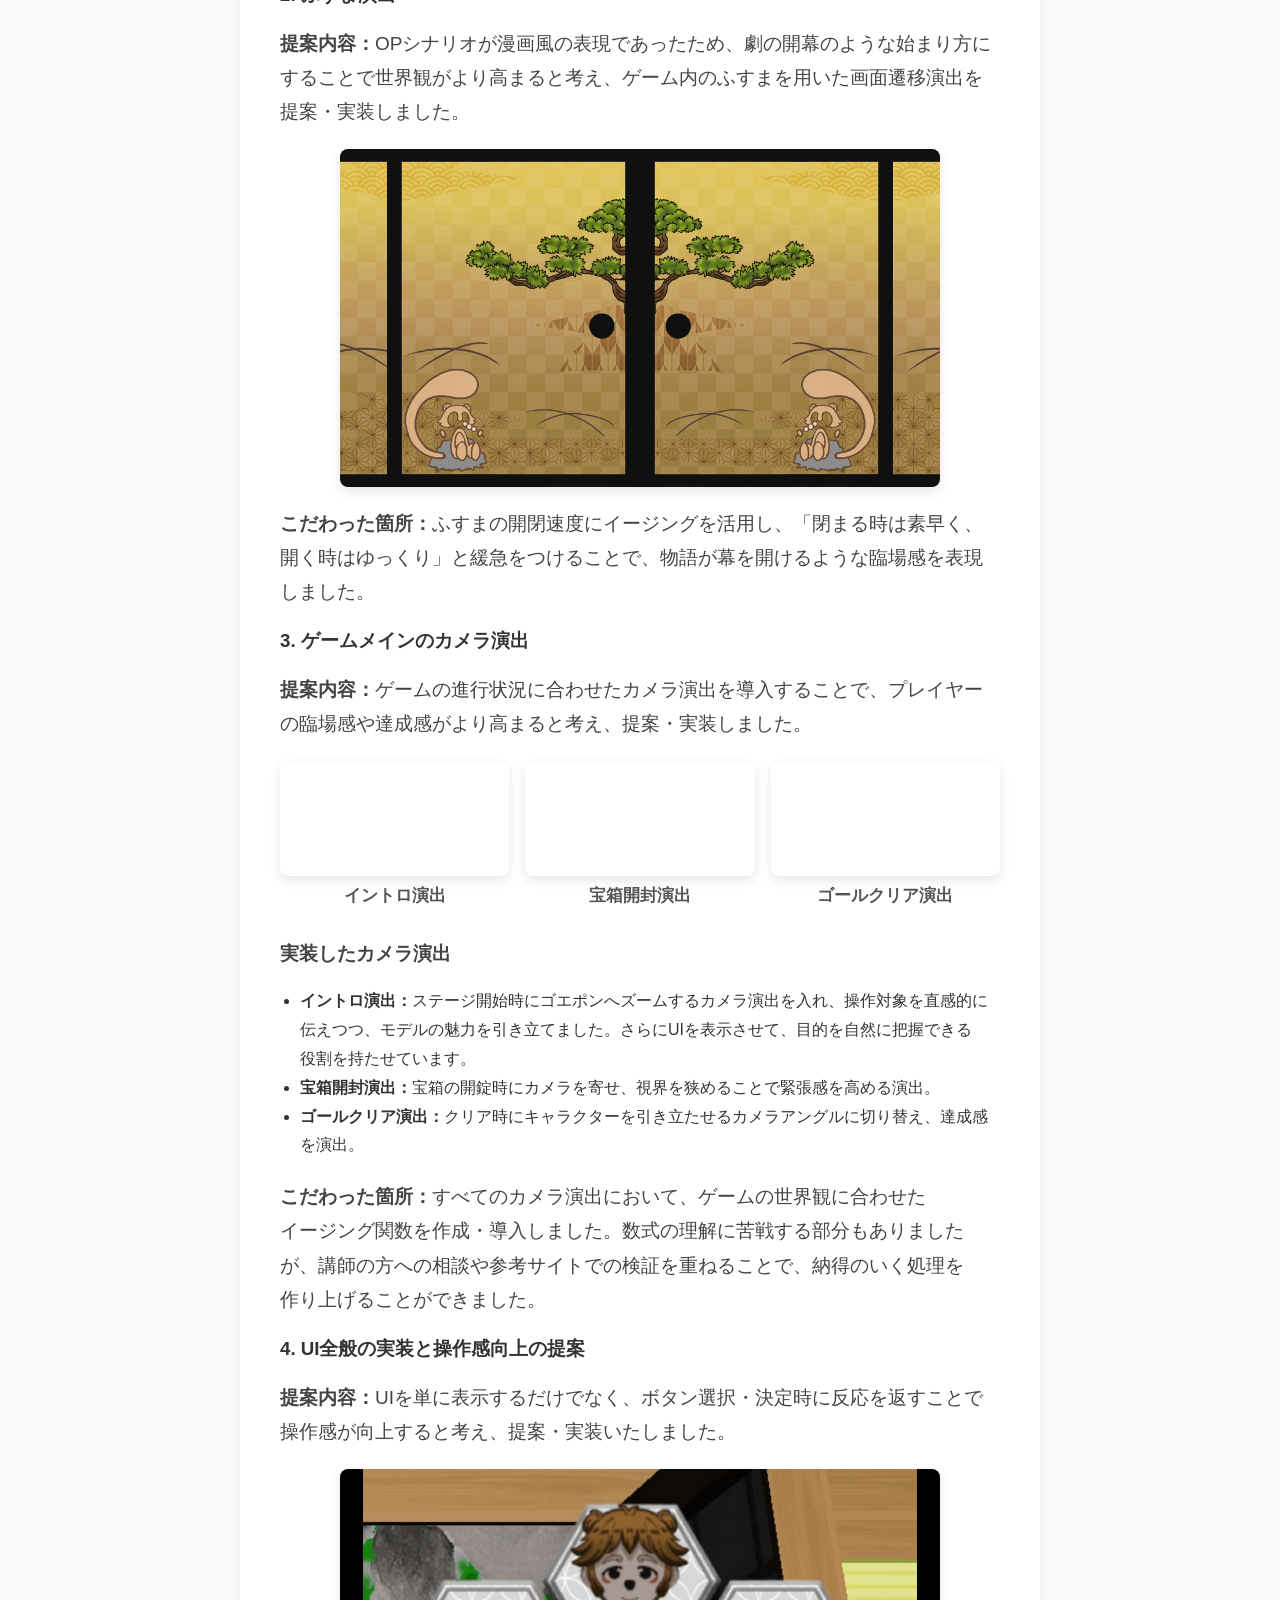
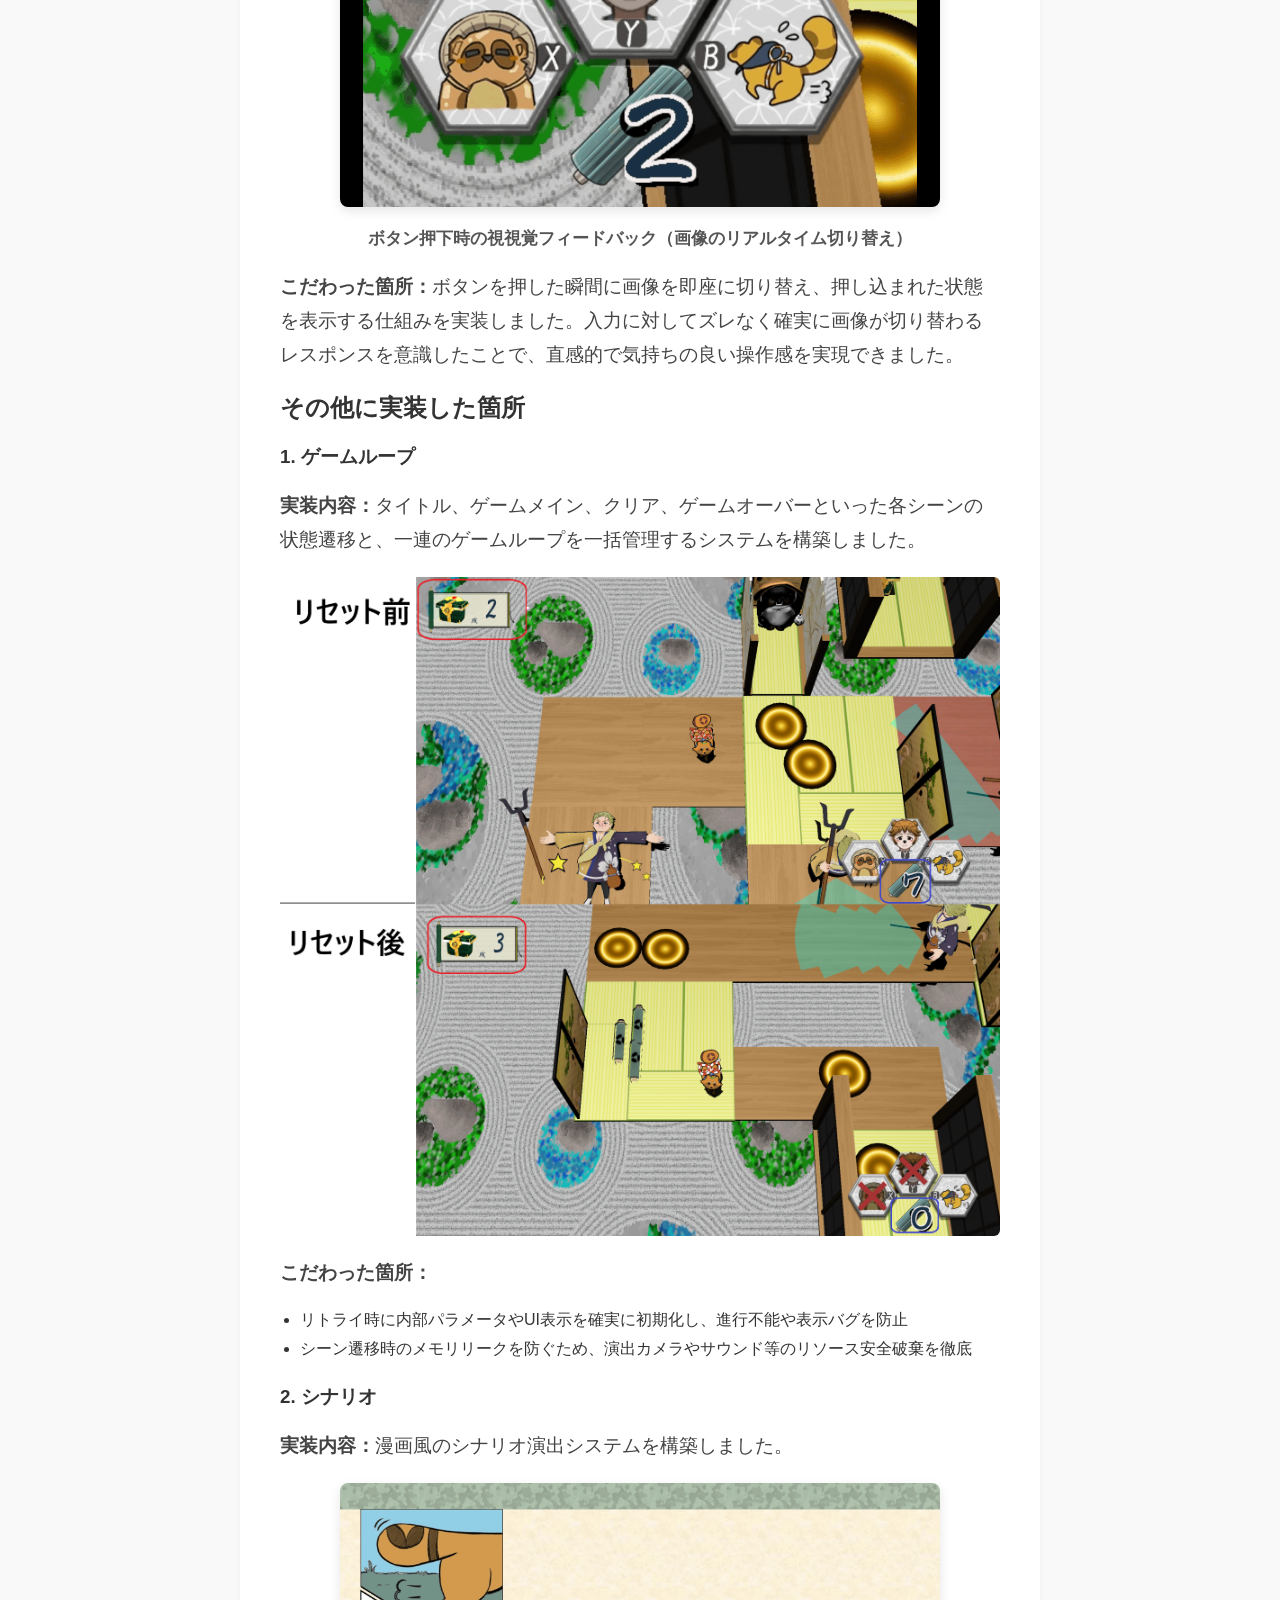
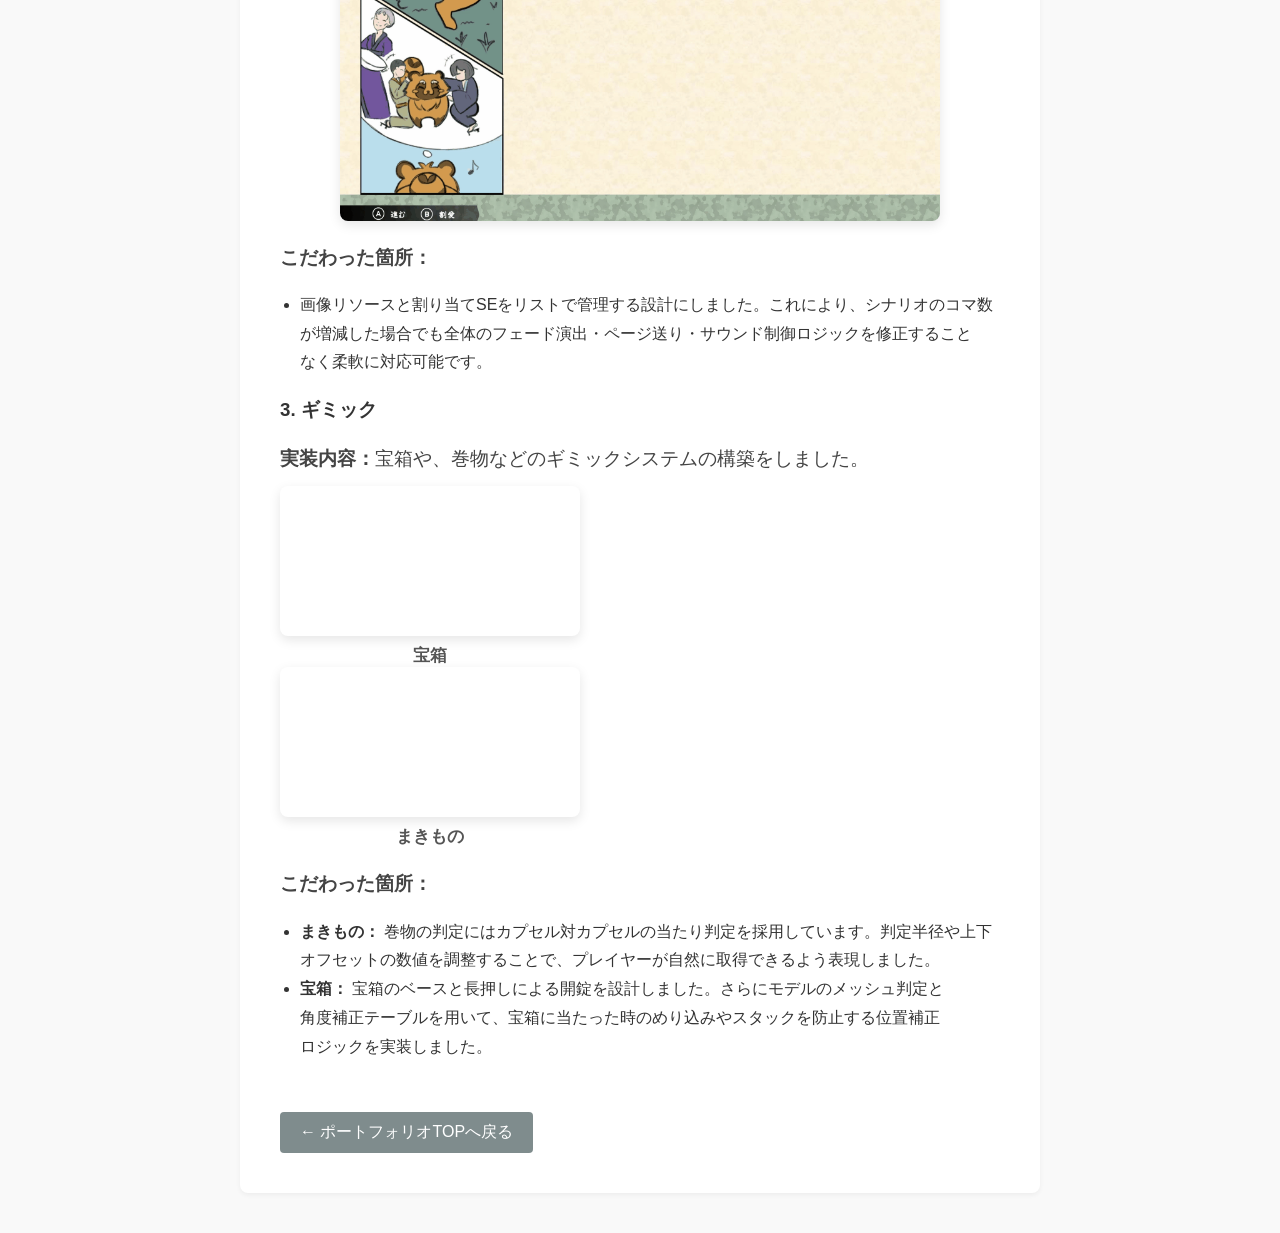
<file: goepon.html>
<html lang="ja">
<head>
    <meta charset="UTF-8">
    <meta name="viewport" content="width=device-width, initial-scale=1.0">
    <title>あぶないっ！ゴエポン！～お宝奪還伝～ - 詳細</title>
    <link rel="stylesheet" href="style.css">
</head>
<body style="padding: 40px 20px;">

    <main class="container">
        <!-- 戻るボタン -->
        <a href="index.html" class="btn back-btn">← ポートフォリオTOPへ戻る</a>

        <h1 class="main-title">あぶないっ！ゴエポン！～お宝奪還伝～</h1>
        
        <img src="game1.png" alt="あぶないっ！ゴエポン！メイン画像" class="header-img">

        <div>
            <span class="tech-tag">C/C++</span>
            <span class="tech-tag">Visual Studio</span>
            <span class="tech-tag">チーム開発</span>
        </div>

        <!-- 作品リンク -->
        <section>
            <h2>作品リンク</h2>
            <div class="link-buttons">
                <a href="https://github.com/uh41/Goepon" class="btn" target="_blank" rel="noopener">GitHubソースコードを見る</a>
                <a href="https://drive.google.com/file/d/1IQKEBDAPsy4939oy8BlkQpQqS7lspllu/view?usp=sharing" class="btn" target="_blank" rel="noopener">実演動画を見る</a>
            </div>
        </section>

        <!-- アピール箇所全体 -->
        <section>
            <h2 class="section-title">アピール箇所</h2>

            <!-- 【1】提案・実装 -->
            <article class="appeal-card">
                <h2>提案・実装した箇所</h2>

                <h3>1. タイトル画面</h3>
                <p><strong>提案内容：</strong>世界観やキャラクターの魅力を高めるため、主人公「ゴエポン」の<br>3Dモデルや動きのあるタイトルロゴを取り入れたタイトル画面を提案・<br>実装しました。</p>
                <img src="Title_Bound.gif" alt="タイトルロゴのバウンド演出" class="appeal-gif">
                <p><strong>こだわった箇所：</strong>タイトルロゴの落下演出では、重力加速度と反発係数を用いた<br>バウンド処理を実装しました。着地時に自然な跳ね返りを加えることで、<br>ポップな世界観を表現しています。</p>

                <h3>2. ふすま演出</h3>
                <p><strong>提案内容：</strong>OPシナリオが漫画風の表現であったため、劇の開幕のような始まり方にすることで世界観がより高まると考え、ゲーム内のふすまを用いた画面遷移演出を<br>提案・実装しました。</p>
                <img src="Husuma_Cinematic_ver1.0.gif" alt="ふすま演出" class="appeal-gif">
                <p><strong>こだわった箇所：</strong>ふすまの開閉速度にイージングを活用し、「閉まる時は素早く、<br>開く時はゆっくり」と緩急をつけることで、物語が幕を開けるような臨場感を表現しました。</p>

                <h3>3. ゲームメインのカメラ演出</h3>
                <p><strong>提案内容：</strong>ゲームの進行状況に合わせたカメラ演出を導入することで、プレイヤーの臨場感や達成感がより高まると考え、提案・実装しました。</p>

                <div class="media-grid">
                    <figure class="media-item">
                        <video src="Camera_Intro_ver1.1.mp4" autoplay loop muted playsinline></video>
                        <figcaption class="media-caption">イントロ演出</figcaption>
                    </figure>
                    <figure class="media-item">
                        <video src="Camera_Treasuar_ver1.0.mp4" autoplay loop muted playsinline></video>
                        <figcaption class="media-caption">宝箱開封演出</figcaption>
                    </figure>
                    <figure class="media-item">
                        <video src="Camera_GameClear_ver1.0.mp4" autoplay loop muted playsinline></video>
                        <figcaption class="media-caption">ゴールクリア演出</figcaption>
                    </figure>
                </div>
                        
                <p><strong>実装したカメラ演出</strong></p>
                <ul>
                    <li><strong>イントロ演出：</strong>ステージ開始時にゴエポンへズームするカメラ演出を入れ、操作対象を直感的に伝えつつ、モデルの魅力を引き立てました。さらにUIを表示させて、目的を自然に把握できる<br>役割を持たせています。</li>
                    <li><strong>宝箱開封演出：</strong>宝箱の開錠時にカメラを寄せ、視界を狭めることで緊張感を高める演出。</li> 
                    <li><strong>ゴールクリア演出：</strong>クリア時にキャラクターを引き立たせるカメラアングルに切り替え、達成感を演出。</li>
                </ul>
                <p><strong>こだわった箇所：</strong>すべてのカメラ演出において、ゲームの世界観に合わせた<br>イージング関数を作成・導入しました。数式の理解に苦戦する部分もありましたが、講師の方への相談や参考サイトでの検証を重ねることで、納得のいく処理を<br>作り上げることができました。</p>

                <h3>4. UI全般の実装と操作感向上の提案</h3>
                <p><strong>提案内容：</strong>UIを単に表示するだけでなく、ボタン選択・決定時に反応を返すことで操作感が向上すると考え、提案・実装いたしました。</p>

                <figure class="image-container">
                    <img src="UI_Pushing.gif" alt="UIのボタン押し込み演出" class="appeal-gif">
                    <figcaption class="media-caption">ボタン押下時の視視覚フィードバック（画像のリアルタイム切り替え）</figcaption>
                </figure>
                
                <p><strong>こだわった箇所：</strong>ボタンを押した瞬間に画像を即座に切り替え、押し込まれた状態を表示する仕組みを実装しました。入力に対してズレなく確実に画像が切り替わるレスポンスを意識したことで、直感的で気持ちの良い操作感を実現できました。</p>
            </article>

            <!-- 【2】その他に実装したもの -->
            <article class="appeal-card">
                <h2>その他に実装した箇所</h2>

                <h3>1. ゲームループ</h3>
                <p><strong>実装内容：</strong>タイトル、ゲームメイン、クリア、ゲームオーバーといった各シーンの<br>状態遷移と、一連のゲームループを一括管理するシステムを構築しました。</p>

                <div class="image-container">
                    <img src="GameLoop.png" alt="リトライ時のUIおよび内部パラメータ初期化の比較" class="portfolio-img">
                </div>
                
                <p><strong>こだわった箇所：</strong></p>
                <ul>
                    <li>リトライ時に内部パラメータやUI表示を確実に初期化し、進行不能や表示バグを防止</li>
                    <li>シーン遷移時のメモリリークを防ぐため、演出カメラやサウンド等のリソース安全破棄を徹底</li>
                </ul>

                <h3>2. シナリオ</h3>
                <p><strong>実装内容：</strong>漫画風のシナリオ演出システムを構築しました。</p>

                <div class="image-container">
                    <img src="Scenario .gif" alt="シナリオ再生システムの動作画面" class="appeal-gif">
                </div>

                <p><strong>こだわった箇所：</strong></p>
                <ul>
                    <li>画像リソースと割り当てSEをリストで管理する設計にしました。これにより、シナリオのコマ数が増減した場合でも全体のフェード演出・ページ送り・サウンド制御ロジックを修正すること<br>なく柔軟に対応可能です。</li>
                </ul>

                <h3>3. ギミック</h3>
                <p><strong>実装内容：</strong>宝箱や、巻物などのギミックシステムの構築をしました。</p>

                <div class="gimmick-grid">
                    <figure class="media-item">
                        <video src="Otakara.mp4" autoplay loop muted playsinline></video>
                        <figcaption class="media-caption">宝箱</figcaption>
                    </figure>
                    <figure class="media-item">
                        <video src="Makimono.mp4" autoplay loop muted playsinline></video>
                        <figcaption class="media-caption">まきもの</figcaption>
                    </figure>
                </div>

                <p><strong>こだわった箇所：</strong></p>
                <ul>
                    <li>
                        <strong>まきもの：</strong>
                        巻物の判定にはカプセル対カプセルの当たり判定を採用しています。判定半径や上下オフセットの数値を調整することで、プレイヤーが自然に取得できるよう表現しました。
                    </li>
                    <li>
                        <strong>宝箱：</strong>
                        宝箱のベースと長押しによる開錠を設計しました。さらにモデルのメッシュ判定と<br>角度補正テーブルを用いて、宝箱に当たった時のめり込みやスタックを防止する位置補正<br>ロジックを実装しました。
                    </li>
                </ul>
            </article>

        </section>
        
        <div style="margin-top: 40px;">
            <a href="index.html" class="btn back-btn">← ポートフォリオTOPへ戻る</a>
        </div>
    </main>
</body>
</html>
</file>
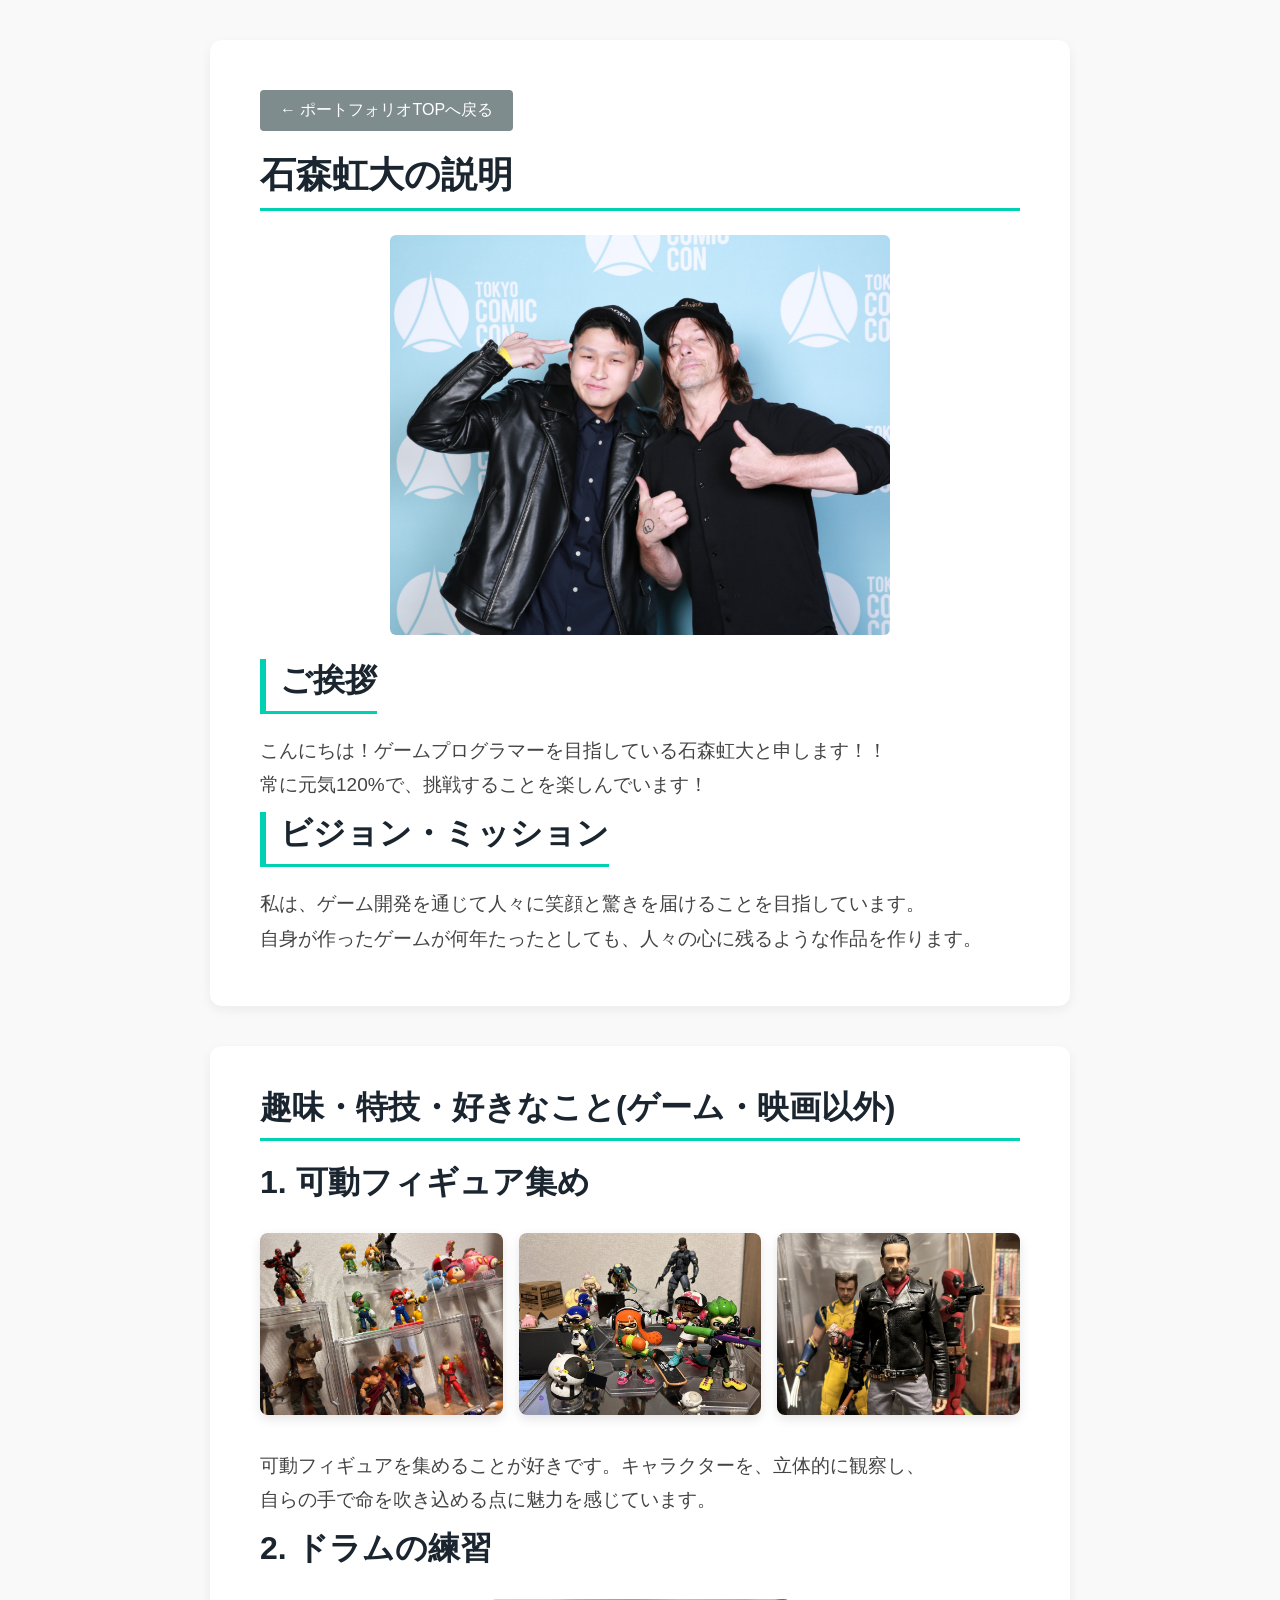
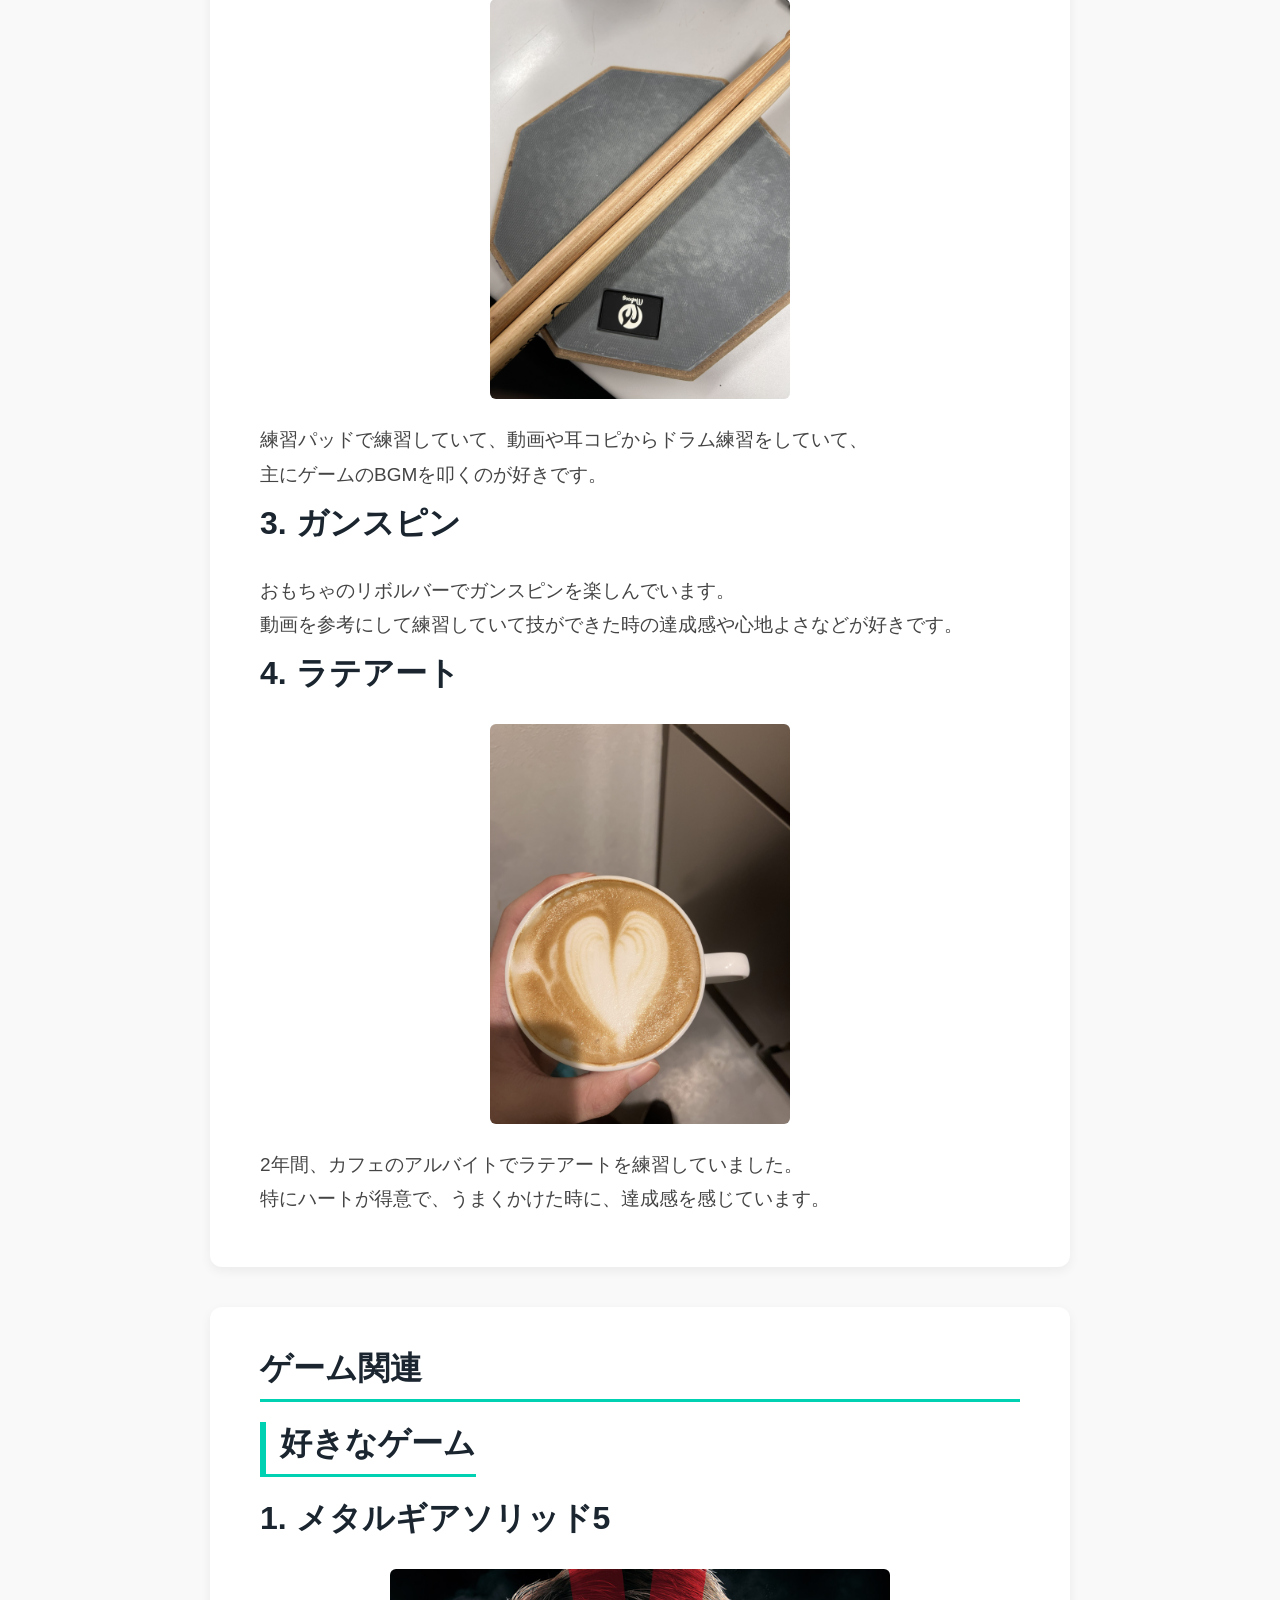
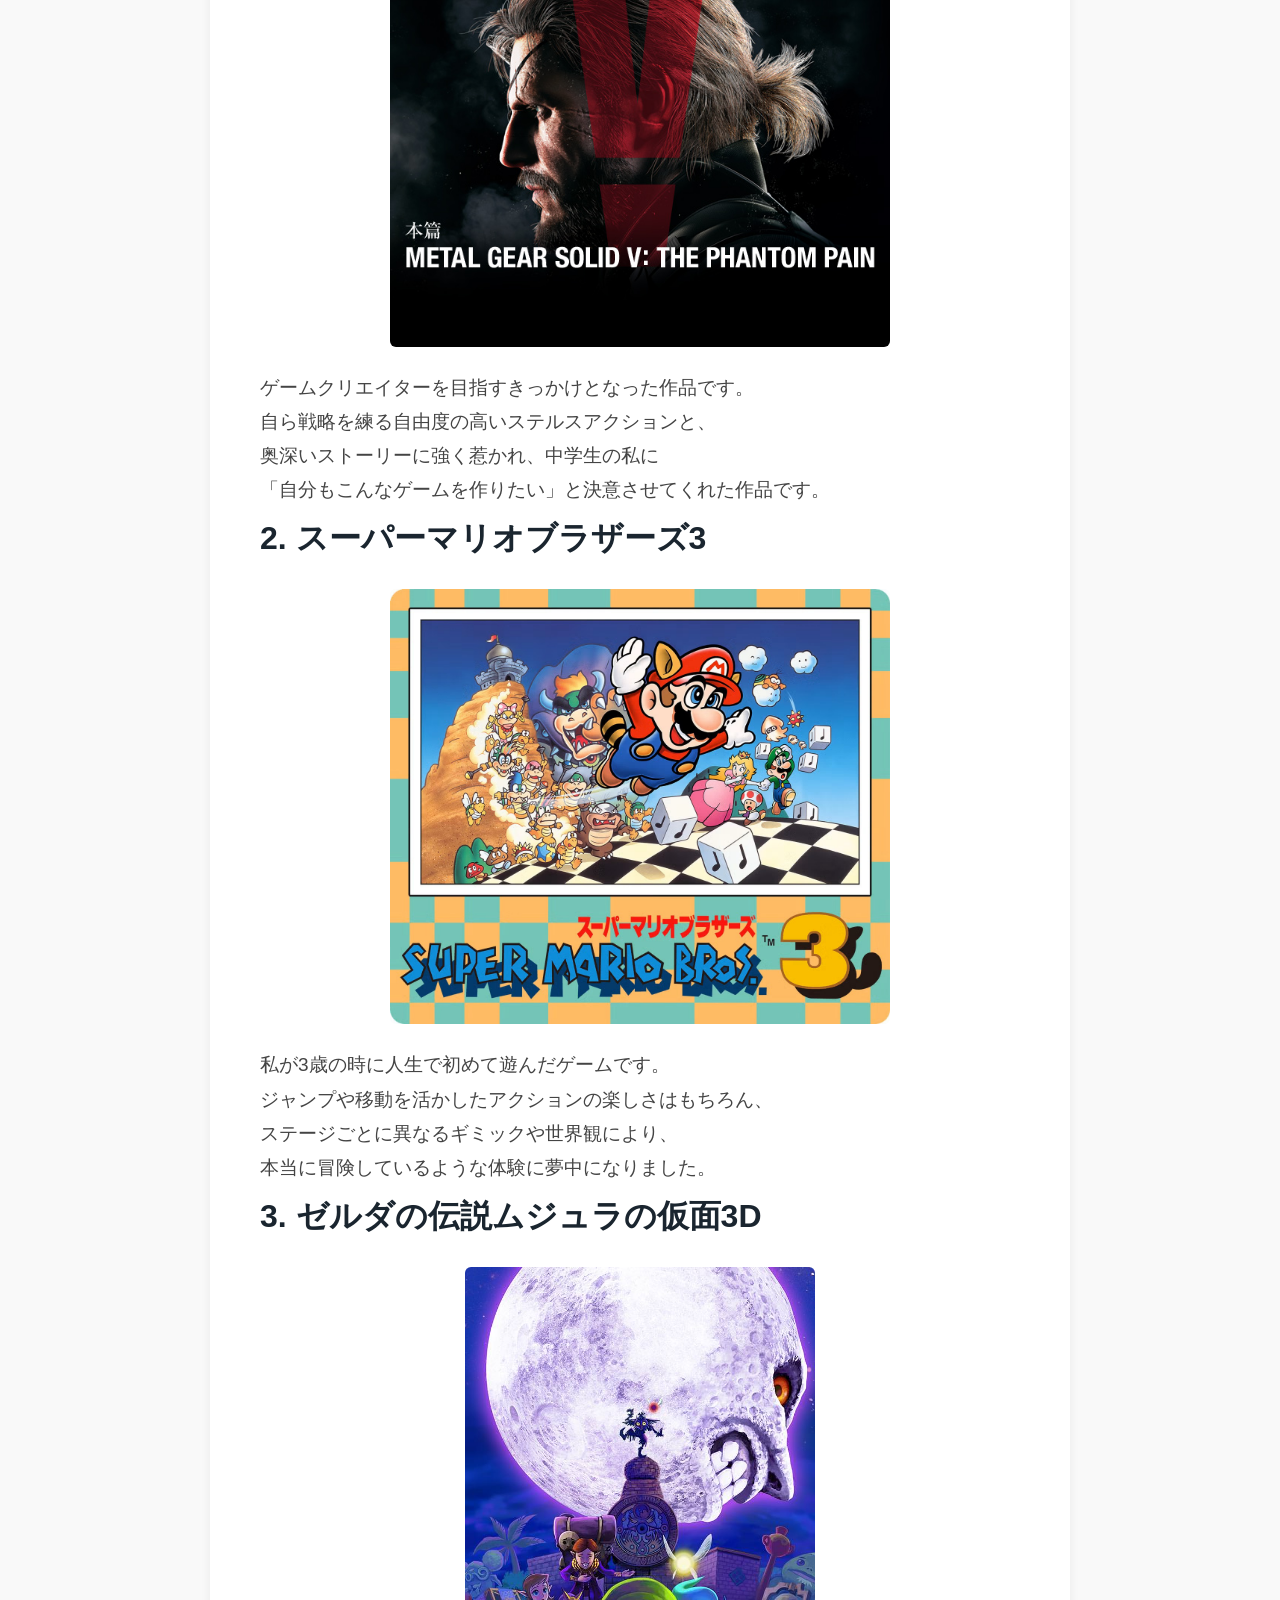
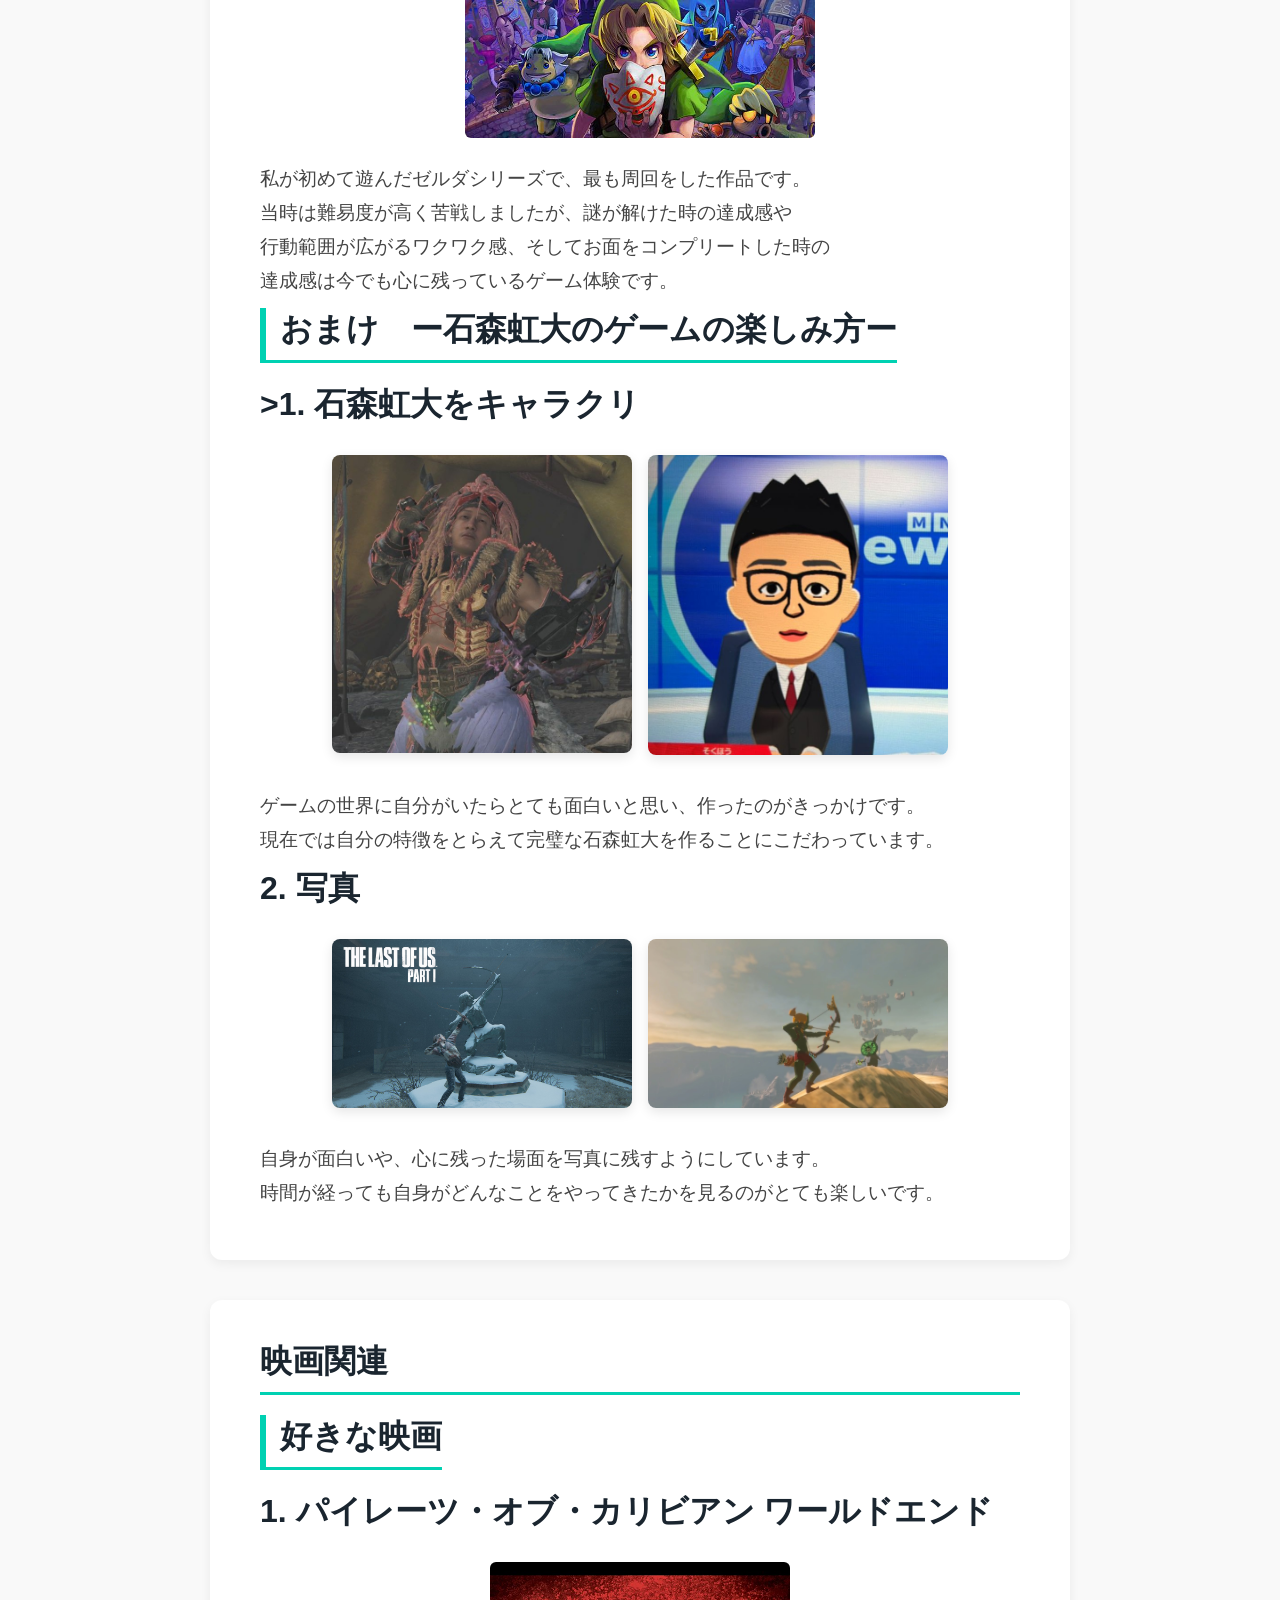
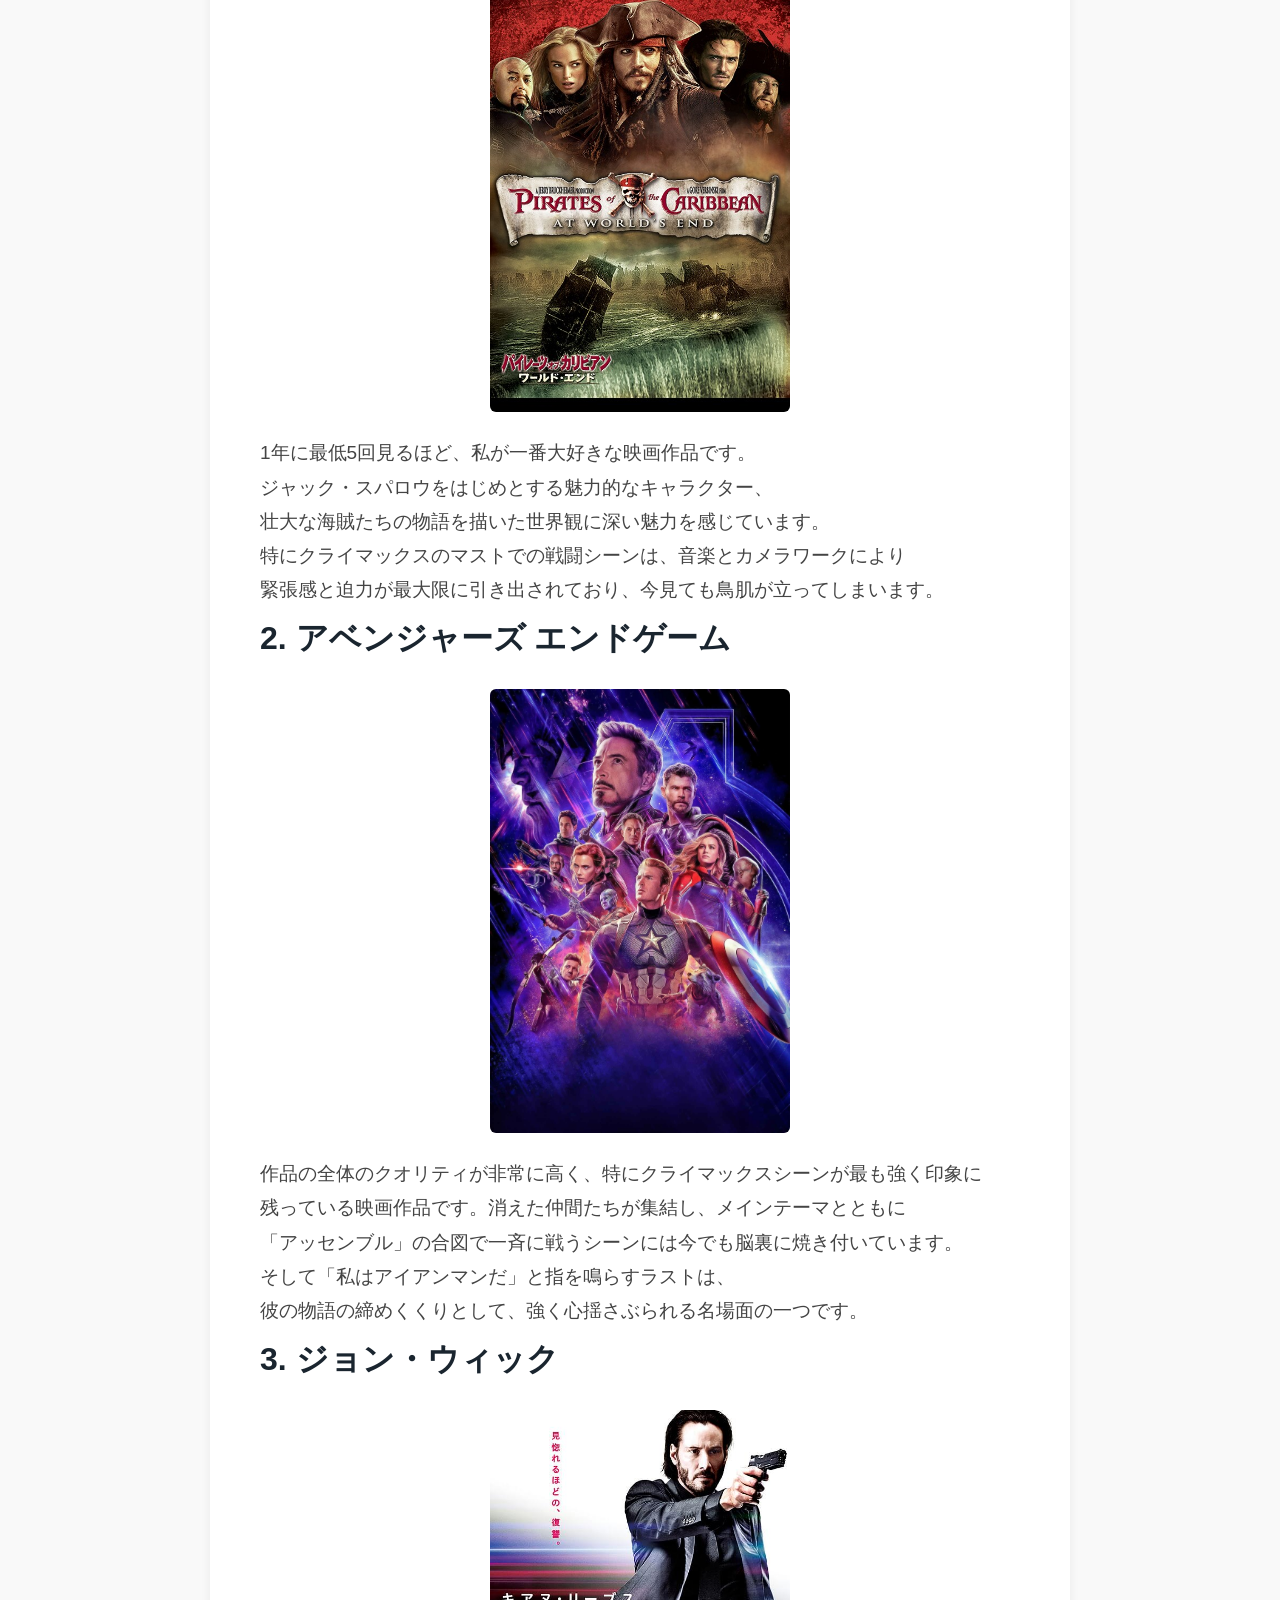
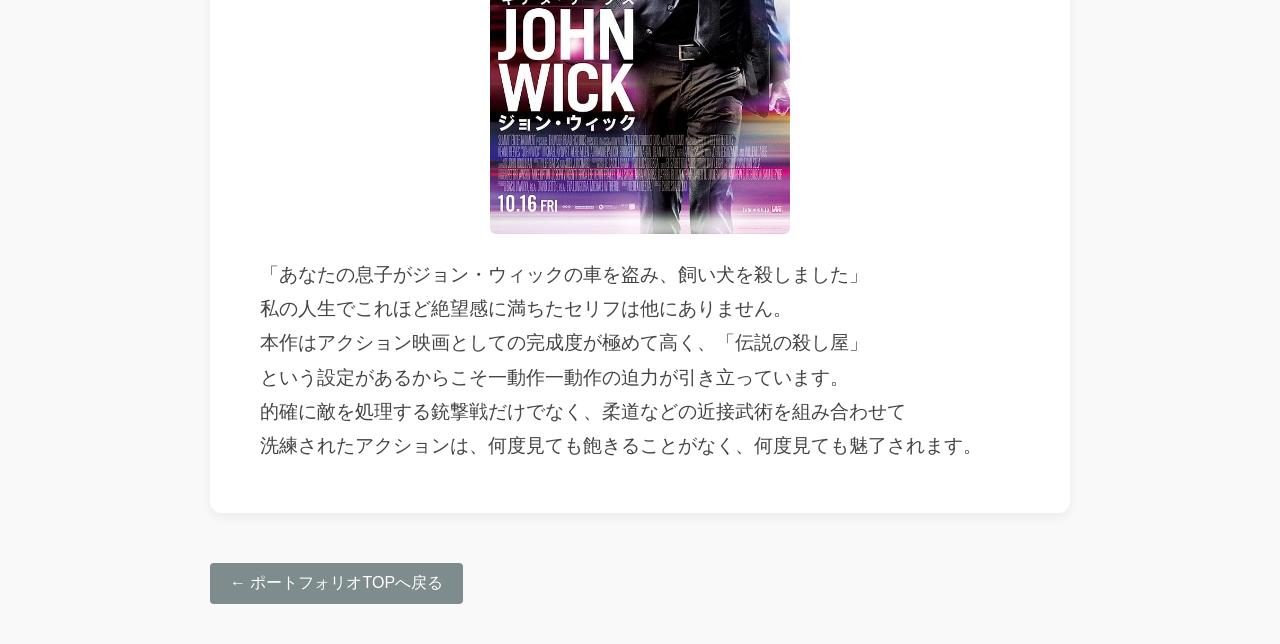
<file: mypage.html>
<!DOCTYPE html>
<html lang="ja">
<head>
    <meta charset="UTF-8">
    <meta name="viewport" content="width=device-width, initial-scale=1.0">
    <title>石森虹大 - 自己紹介詳細</title>
    <!-- 既存の共通CSSを読み込み -->
    <link rel="stylesheet" href="style.css">
</head>
<body class="site-body" style="background-color: #f9f9f9;">
    <main class="top-content" style="margin-left: 0; width: 100%; max-width: 900px; margin: 0 auto; padding: 40px 20px;">

        <div class="top-section" style="text-align: left;">
            <a href="index.html" class="btn back-btn">← ポートフォリオTOPへ戻る</a>
            <h1 class="main-title">石森虹大の説明</h1>

            <div class="image-container">
                <img src="res/profile_LAF.JPG" alt="石森虹大の写真" class="portfolio-img" style="max-width: 500px;">
            </div>

            <section>
                <h2 class="detail-h2">ご挨拶</h2>
                <p>
                    こんにちは！ゲームプログラマーを目指している石森虹大と申します！！
                    <br>常に元気120%で、挑戦することを楽しんでいます！
                </p>
            </section>

            <section>

                <h2 class="detail-h2">ビジョン・ミッション</h2>
                <p>
                    私は、ゲーム開発を通じて人々に笑顔と驚きを届けることを目指しています。
                    <br>自身が作ったゲームが何年たったとしても、人々の心に残るような作品を作ります。
                </p>
            </section>
        </div>

        <div class="top-section" style="text-align: left;">
            <section>
                <h2 class="section-title">趣味・特技・好きなこと(ゲーム・映画以外)</h2>
                <article>
                    <h2 style="border-bottom: none;">1. 可動フィギュア集め</h2>

                    <div class="media-grid">
                        <div class="media-item">
                            <img src="res/figurine1.JPG" alt="可動フィギュア写真1">
                        </div>
                        <div class="media-item">
                            <img src="res/figurine2.JPG" alt="可動フィギュア写真2">
                        </div>
                        <div class="media-item">
                            <img src="res/figurine3.jpg" alt="可動フィギュア写真3">
                        </div>
                    </div>
                    <p>
                        可動フィギュアを集めることが好きです。キャラクターを、立体的に観察し、
                        <br>自らの手で命を吹き込める点に魅力を感じています。
                    </p>

                    <h2 style="border-bottom: none;">2. ドラムの練習</h2>
                    <div class="image-container">
                        <img src="res/Drum.jpg" alt="ドラムの写真" class="portfolio-img" style="max-width: 300px;">
                    </div>
                    <p>
                        練習パッドで練習していて、動画や耳コピからドラム練習をしていて、
                        <br>主にゲームのBGMを叩くのが好きです。
                    </p>

                    <h2 style="border-bottom: none;">3. ガンスピン</h2>
                    <p>
                        おもちゃのリボルバーでガンスピンを楽しんでいます。
                        <br>動画を参考にして練習していて技ができた時の達成感や心地よさなどが好きです。
                    </p>

                    <h2 style="border-bottom: none;">4. ラテアート</h2>
                    <div class="image-container">
                        <img src="res/latteart.jpg" alt="ラテアートの写真" class="portfolio-img" style="max-width: 300px;">
                    </div>
                    <p>
                        2年間、カフェのアルバイトでラテアートを練習していました。
                        <br>特にハートが得意で、うまくかけた時に、達成感を感じています。
                    </p>


                </article>
            </section>

        </div>

        <div class="top-section" style="text-align: left;">
            <section>
                <h2 class="section-title">ゲーム関連</h2>
                <article>
                    <h2 class="detail-h2">好きなゲーム</h2>
                    <h2 style="border-bottom: none;">1. メタルギアソリッド5</h2>
                    <div class="image-container">
                        <img src="res/METAL GEAR5.jpg" alt="メタルギアソリッド5の写真" class="portfolio-img" style="max-width: 500px;">
                    </div>
                    <p>
                        ゲームクリエイターを目指すきっかけとなった作品です。
                        <br>自ら戦略を練る自由度の高いステルスアクションと、
                        <br>奥深いストーリーに強く惹かれ、中学生の私に
                        <br>「自分もこんなゲームを作りたい」と決意させてくれた作品です。
                    </p>

                    <h2 style="border-bottom: none;">2. スーパーマリオブラザーズ3</h2>
                    <div class="image-container">
                        <img src="res/Super_Mario_Bros_3.jpg" alt="スーパーマリオブラザーズ3の写真" class="portfolio-img" style="max-width: 500px;">
                    </div>
                    <p>
                        私が3歳の時に人生で初めて遊んだゲームです。
                        <br>ジャンプや移動を活かしたアクションの楽しさはもちろん、
                        <br>ステージごとに異なるギミックや世界観により、
                        <br>本当に冒険しているような体験に夢中になりました。
                    </p>

                    <h2 style="border-bottom: none;">3. ゼルダの伝説ムジュラの仮面3D</h2>
                    <div class="image-container">
                        <img src="res/ZELDA_MUJYURA.jpg" alt="ゼルダの伝説ムジュラの仮面の写真" class="portfolio-img" style="max-width: 350px;">
                    </div>
                    <p>
                        私が初めて遊んだゼルダシリーズで、最も周回をした作品です。
                        <br>当時は難易度が高く苦戦しましたが、謎が解けた時の達成感や
                        <br>行動範囲が広がるワクワク感、そしてお面をコンプリートした時の
                        <br>達成感は今でも心に残っているゲーム体験です。
                    </p>
                    <h2 class="detail-h2">おまけ　ー石森虹大のゲームの楽しみ方ー</h2>

                    <h2 style="border-bottom: none;">>1. 石森虹大をキャラクリ</h2>
                    <div class="media-grid">
                        <div class="media-item">
                            <img src="res/CharaMake1.1.jpg" alt="モンハンキャラクリ">
                        </div>
                        <div class="media-item">
                            <img src="res/CharaMake2.1.jpg" alt="トモコレキャラクリ">
                        </div>
                    </div>
                    <p>
                        ゲームの世界に自分がいたらとても面白いと思い、作ったのがきっかけです。
                        <br>現在では自分の特徴をとらえて完璧な石森虹大を作ることにこだわっています。
                    </p>

                    <h2 style="border-bottom: none;">2. 写真</h2>
                    <div class="media-grid">
                        <div class="media-item">
                            <img src="res/RASUAS.JPG" alt="ラスアスの思い出">
                        </div>
                        <div class="media-item">
                            <img src="res/ZELDA_OMOIDE.JPG" alt="ゼルダの思い出">
                        </div>
                    </div>
                    <p>
                        自身が面白いや、心に残った場面を写真に残すようにしています。
                        <br>時間が経っても自身がどんなことをやってきたかを見るのがとても楽しいです。
                    </p>
                </article>
            </section>
        </div>

        <div class="top-section" style="text-align: left;">
            <section>
                <h2 class="section-title">映画関連</h2>
                <article>
                    <h2 class="detail-h2">好きな映画</h2>

                    <h2 style="border-bottom: none;">1. パイレーツ・オブ・カリビアン ワールドエンド</h2>
                    <div class="image-container">
                        <img src="res/PAIRET.png" alt="パイレーツ" class="portfolio-img" style="max-width: 300px;">
                    </div>
                    <p>
                        1年に最低5回見るほど、私が一番大好きな映画作品です。
                        <br>ジャック・スパロウをはじめとする魅力的なキャラクター、
                        <br>壮大な海賊たちの物語を描いた世界観に深い魅力を感じています。
                        <br>特にクライマックスのマストでの戦闘シーンは、音楽とカメラワークにより
                        <br>緊張感と迫力が最大限に引き出されており、今見ても鳥肌が立ってしまいます。
                    </p>

                    <h2 style="border-bottom: none;">2. アベンジャーズ エンドゲーム</h2>
                    <div class="image-container">
                        <img src="res/AVENGERS_ENDGAME.jpg" alt="アベンジャーズ エンドゲーム" class="portfolio-img" style="max-width: 300px;">
                    </div>
                    <p>
                        作品の全体のクオリティが非常に高く、特にクライマックスシーンが最も強く印象に
                        <br>残っている映画作品です。消えた仲間たちが集結し、メインテーマとともに
                        <br>「アッセンブル」の合図で一斉に戦うシーンには今でも脳裏に焼き付いています。
                        <br>そして「私はアイアンマンだ」と指を鳴らすラストは、
                        <br>彼の物語の締めくくりとして、強く心揺さぶられる名場面の一つです。
                    </p>

                    <h2 style="border-bottom: none;">3. ジョン・ウィック</h2>
                    <div class="image-container">
                        <img src="res/JOHN_WICK.jpg" alt="ジョン・ウィック" class="portfolio-img" style="max-width: 300px;">
                    </div>
                    <p>
                        「あなたの息子がジョン・ウィックの車を盗み、飼い犬を殺しました」
                        <br>私の人生でこれほど絶望感に満ちたセリフは他にありません。
                        <br>本作はアクション映画としての完成度が極めて高く、「伝説の殺し屋」
                        <br>という設定があるからこそ一動作一動作の迫力が引き立っています。
                        <br>的確に敵を処理する銃撃戦だけでなく、柔道などの近接武術を組み合わせて
                        <br>洗練されたアクションは、何度見ても飽きることがなく、何度見ても魅了されます。
                    </p>

                </article>
            </section>
        </div>
        <a href="index.html" class="btn back-btn">← ポートフォリオTOPへ戻る</a>

    </main>


</body>
</html>
</file>
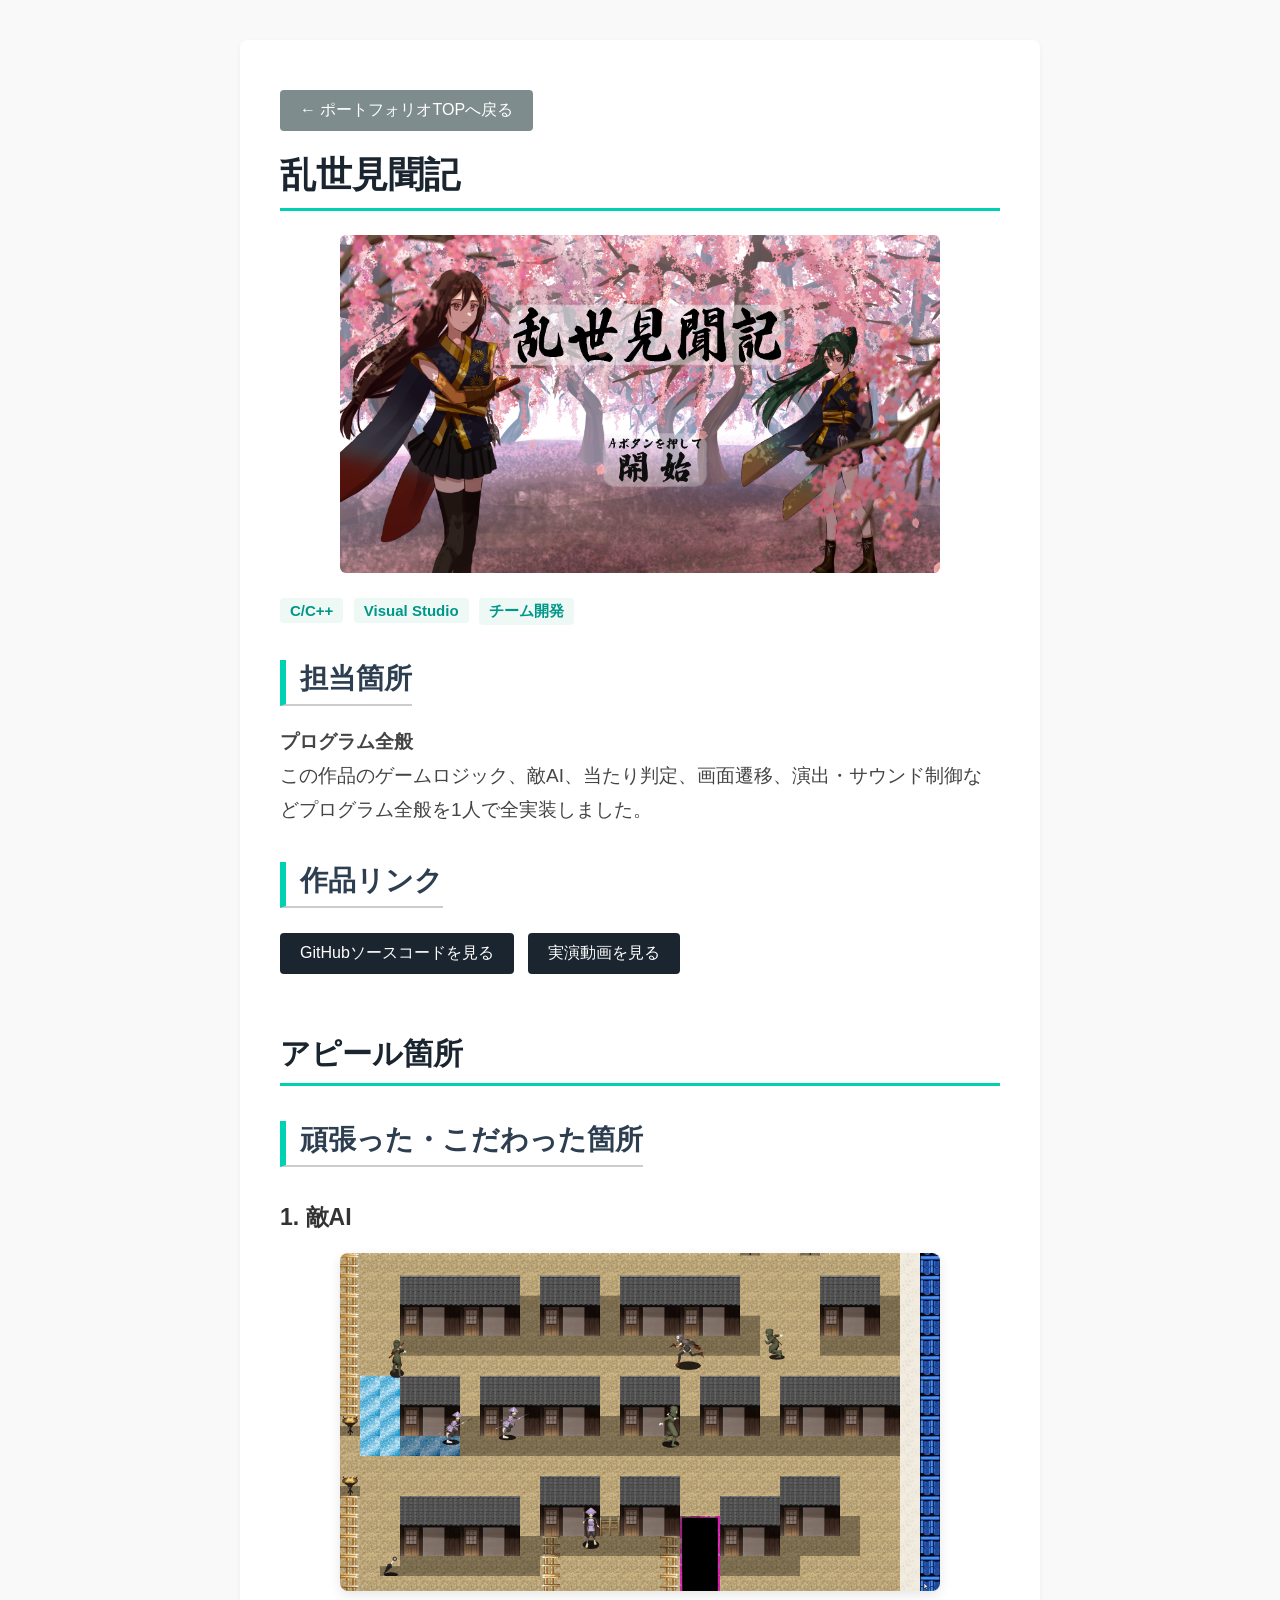
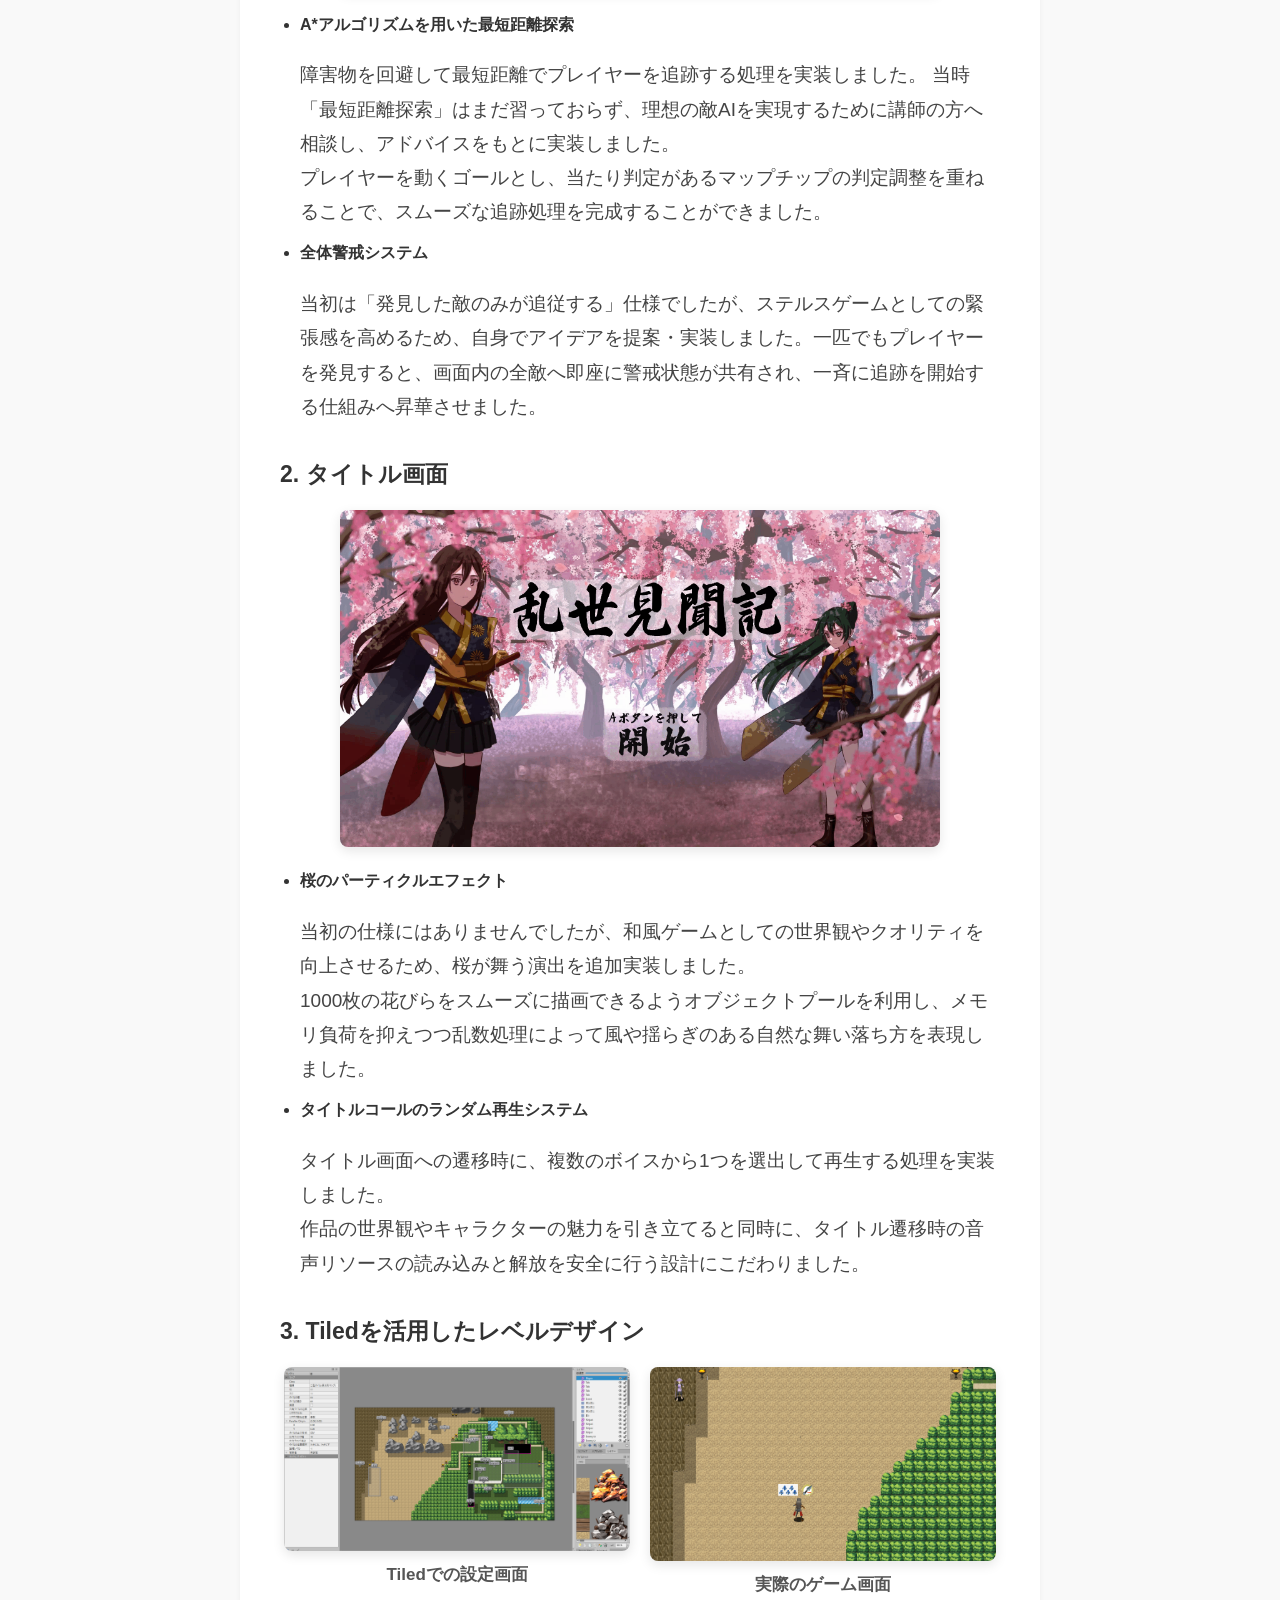
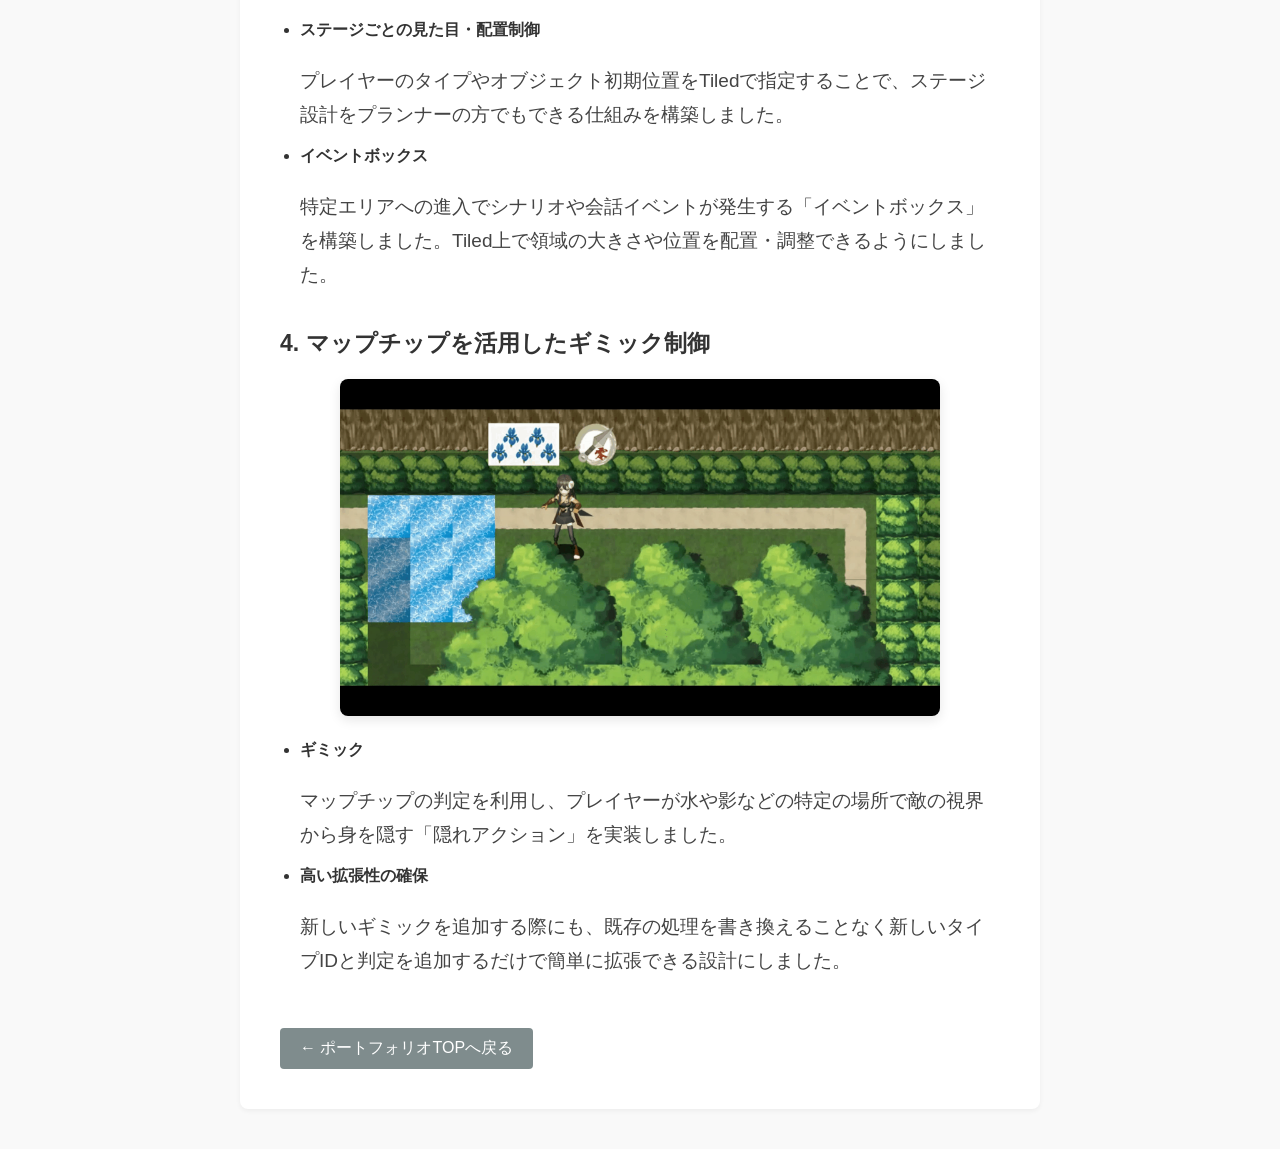
<file: ranse.html>
<!DOCTYPE html>
<html lang="ja">
<head>
    <meta charset="UTF-8">
    <meta name="viewport" content="width=device-width, initial-scale=1.0">
    <title>乱世見聞記 - 詳細</title>
    <!-- 外部CSSの読み込み -->
    <link rel="stylesheet" href="style.css">
</head>
<body style="padding: 40px 20px;">
    <main class="container">
        <a href="index.html" class="btn back-btn">← ポートフォリオTOPへ戻る</a>
        
        <h1 class="main-title">乱世見聞記</h1>
        <img src="Ransekenbunki.png" alt="乱世見聞記 メイン画像" class="header-img">

        <div>
            <span class="tech-tag">C/C++</span>
            <span class="tech-tag">Visual Studio</span>
            <span class="tech-tag">チーム開発</span>
        </div>

        <section style="margin-top: 30px;">
            <h2 class="detail-h2">担当箇所</h2>
            <p>
                <strong>プログラム全般</strong><br>
                この作品のゲームロジック、敵AI、当たり判定、画面遷移、演出・サウンド制御などプログラム全般を1人で全実装しました。
            </p>
        </section>
        
        <section>
            <h2 class="detail-h2">作品リンク</h2>
            <div>
                <a href="https://github.com/k-koudai01/ranse-kenbunki.git" class="btn" target="_blank" rel="noopener">GitHubソースコードを見る</a>
                <a href="https://drive.google.com/file/d/127tQtGZHJZmoGudK2LnH-Fw46CUwFDQg/view?usp=drive_link" class="btn" target="_blank" rel="noopener">実演動画を見る</a>
            </div>
        </section>

        <section>
            <h2 class="section-title">アピール箇所</h2>

            <article>
                <h2 class="detail-h2">頑張った・こだわった箇所</h2>

                <h3 class="detail-h3">1. 敵AI</h3>
                <img src="Enemy_AI.gif" alt="敵AIの動き" class="appeal-gif">
                <ul>
                    <li>
                        <strong>A*アルゴリズムを用いた最短距離探索</strong>
                        <p>
                            障害物を回避して最短距離でプレイヤーを追跡する処理を実装しました。
                            当時「最短距離探索」はまだ習っておらず、理想の敵AIを実現するために講師の方へ相談し、アドバイスをもとに実装しました。<br>
                            プレイヤーを動くゴールとし、当たり判定があるマップチップの判定調整を重ねることで、スムーズな追跡処理を完成することができました。
                        </p>   
                    </li>  
                    <li>
                        <strong>全体警戒システム</strong>
                        <p>当初は「発見した敵のみが追従する」仕様でしたが、ステルスゲームとしての緊張感を高めるため、自身でアイデアを提案・実装しました。一匹でもプレイヤーを発見すると、画面内の全敵へ即座に警戒状態が共有され、一斉に追跡を開始する仕組みへ昇華させました。</p>
                    </li>
                </ul>

                <h3 class="detail-h3">2. タイトル画面</h3>
                <img src="ranse_Title.gif" alt="タイトル演出" class="appeal-gif">
                <ul>
                    <li>
                        <strong>桜のパーティクルエフェクト</strong>
                        <p>
                            当初の仕様にはありませんでしたが、和風ゲームとしての世界観やクオリティを向上させるため、桜が舞う演出を追加実装しました。<br>
                            1000枚の花びらをスムーズに描画できるようオブジェクトプールを利用し、メモリ負荷を抑えつつ乱数処理によって風や揺らぎのある自然な舞い落ち方を表現しました。
                        </p>   
                    </li>
                    <li>
                        <strong>タイトルコールのランダム再生システム</strong>
                        <p>
                            タイトル画面への遷移時に、複数のボイスから1つを選出して再生する処理を実装しました。<br>
                            作品の世界観やキャラクターの魅力を引き立てると同時に、タイトル遷移時の音声リソースの読み込みと解放を安全に行う設計にこだわりました。
                        </p>
                    </li>
                </ul>    

                <h3 class="detail-h3">3. Tiledを活用したレベルデザイン</h3>
                <div class="two-column-grid">
                    <figure class="media-item">
                        <img src="tiled_ranse.png" alt="Tiledでの設定画面">
                        <figcaption class="media-caption">Tiledでの設定画面</figcaption>
                    </figure>
                    <figure class="media-item">
                        <img src="game_ranse.png" alt="実際のゲーム画面">
                        <figcaption class="media-caption">実際のゲーム画面</figcaption>
                    </figure>
                </div>
                
                <ul>  
                    <li>
                        <strong>ステージごとの見た目・配置制御</strong>
                        <p>プレイヤーのタイプやオブジェクト初期位置をTiledで指定することで、ステージ設計をプランナーの方でもできる仕組みを構築しました。</p>
                    </li>
                    <li>
                        <strong>イベントボックス</strong>
                        <p>特定エリアへの進入でシナリオや会話イベントが発生する「イベントボックス」を構築しました。Tiled上で領域の大きさや位置を配置・調整できるようにしました。</p>
                    </li>
                </ul>

                <h3 class="detail-h3">4. マップチップを活用したギミック制御</h3>
                <img src="ranse_Sneeku.gif" alt="隠れマップチップ" class="appeal-gif">
                <ul>
                    <li>
                        <strong>ギミック</strong>
                        <p>マップチップの判定を利用し、プレイヤーが水や影などの特定の場所で敵の視界から身を隠す「隠れアクション」を実装しました。</p>
                    </li>
                    <li>
                        <strong>高い拡張性の確保</strong>
                        <p>
                            新しいギミックを追加する際にも、既存の処理を書き換えることなく新しいタイプIDと判定を追加するだけで簡単に拡張できる設計にしました。
                        </p>   
                    </li>  
                </ul>
            </article>

        </section>    

        <div style="margin-top: 40px;">
            <a href="index.html" class="btn back-btn">← ポートフォリオTOPへ戻る</a>
        </div>
    </main>    
</body>
</html>
</file>
<file: style.css>
@charset "UTF-8";

/* ==========================================================================
   1. 基本・リセット設定
   ========================================================================== */
*
{
    box-sizing: border-box;
}

body
{
    margin: 0;
    padding: 0;
    font-family: 'Segoe UI', Tahoma, Geneva, Verdana, sans-serif;
    color: #333;
    background-color: #f9f9f9;
}

p
{
    font-size: 19px;
    line-height: 1.8;
    color: #444444;
    margin-bottom: 10px;
}

ul
{
    line-height: 1.8;
    padding-left: 20px;
    margin-bottom: 20px;
}

/* ==========================================================================
   2. 共通コンポーネント（ボタン・タグ・見出し）
   ========================================================================== */
/* 共通ボタン */
.btn
{
    display: inline-block;
    padding: 10px 20px;
    background-color: #1a252f;
    color: #fff;
    text-decoration: none;
    border-radius: 4px;
    font-size: 16px;
    transition: background-color 0.2s;
    margin-right: 10px;
    margin-top: 10px;
}

    .btn:hover
    {
        background-color: #00d1b2;
    }

.back-btn
{
    background-color: #7f8c8d;
}

/* 技術タグ */
.tech-tag
{
    display: inline-block;
    background: #eef9f6;
    color: #009688;
    padding: 4px 10px;
    border-radius: 4px;
    font-size: 15px;
    font-weight: bold;
    margin-right: 6px;
    margin-top: 5px;
}

/* 詳細ページの見出し */
.main-title
{
    font-size: 36px;
    color: #1a252f;
    border-bottom: 3px solid #00d1b2;
    padding-bottom: 8px;
    margin-top: 20px;
}

.section-title
{
    font-size: 30px;
    color: #1a252f;
    border-bottom: 3px solid #00d1b2;
    padding-bottom: 8px;
    margin-top: 60px;
    margin-bottom: 25px;
}

.detail-h2
{
    font-size: 28px;
    color: #2c3e50;
    margin-top: 35px;
    margin-bottom: 15px;
    width: fit-content;
    border-left: 6px solid #00d1b2;
    padding-left: 14px;
    border-bottom: 2px solid #ccc;
    padding-bottom: 6px;
}

.detail-h3
{
    font-size: 23px;
    color: #333333;
    margin-top: 35px;
    margin-bottom: 10px;
    font-weight: bold;
}

.detail-page 
{
    display: block;
}

/* ==========================================================================
   3. index.html（TOPページ）用レイアウト
   ========================================================================== */
.site-body
{
    display: flex;
}

/* サイドバー */
.sidebar
{
    width: 260px;
    background-color: #1a252f;
    color: #ffffff;
    min-height: 100vh;
    padding: 30px 20px;
    position: fixed;
    top: 0;
    left: 0;
}

    .sidebar h1
    {
        font-size: 34px;
        font-weight: bold;
        text-align: center;
        margin: 10px 0 8px 0;
        letter-spacing: 2px;
    }

    .sidebar .subtitle
    {
        font-size: 18px;
        color: #00d1b2;
        text-align: center;
        margin-bottom: 30px;
    }

    .sidebar nav ul
    {
        list-style: none;
        padding: 0;
        margin: 0;
    }

    .sidebar nav li
    {
        margin-bottom: 15px;
    }

    .sidebar nav a
    {
        color: #ecf0f1;
        text-decoration: none;
        font-weight: bold;
        display: block;
        font-size: 20px;
        padding: 12px 16px;
        border-radius: 4px;
        transition: background-color 0.2s, color 0.2s;
    }

        .sidebar nav a:hover
        {
            background-color: #2c3e50;
            color: #00d1b2;
        }

/* TOPコンテンツエリア */
.top-content
{
    margin-left: 260px;
    width: calc(100% - 260px);
    max-width: 1400px;
    padding: 50px;
}

.top-section
{
    background: #ffffff;
    padding: 40px 50px;
    margin-bottom: 40px;
    border-radius: 12px;
    box-shadow: 0 4px 12px rgba(0,0,0,0.06);
}

    .top-section h2
    {
        font-size: 32px;
        color: #1a252f;
        border-bottom: 3px solid #00d1b2;
        padding-bottom: 8px;
        margin-top: 0;
        margin-bottom: 20px;
    }

.skill-list
{
    list-style: none;
    padding: 0;
    margin: 0;
    line-height: 2;
}

/* 作品カード（TOP） */
.works-grid
{
    display: grid;
    grid-template-columns: repeat(2, 1fr);
    gap: 30px;
    margin-top: 20px;
}

.work-card
{
    background-color: #ffffff;
    text-align: center;
    padding: 0;
}

    .work-card img
    {
        width: 100%;
        height: auto;
        border-radius: 12px;
        box-shadow: 0 4px 12px rgba(0, 0, 0, 0.1);
        display: block;
        margin: 0 auto 16px auto;
    }

.work-season
{
    font-size: 18px;
    font-weight: bold;
    color: #444;
    margin-bottom: 8px;
}

.work-title
{
    font-size: 23px;
    font-weight: bold;
    color: #1a252f;
    margin-bottom: 20px;
    min-height: 28px;
}

.work-info-group
{
    margin-bottom: 16px;
}

.work-info-label
{
    font-weight: bold;
    font-size: 17px;
    color: #333;
    display: block;
    margin-bottom: 2px;
}

.work-info-value
{
    font-size: 16px;
    color: #555;
    line-height: 1.5;
    margin: 0;
}

/* ==========================================================================
   4. 詳細ページ共通レイアウト（goepon.html / ranse.html）
   ========================================================================== */
.container
{
    max-width: 800px;
    margin: 0 auto;
    background: #ffffff;
    padding: 40px;
    border-radius: 8px;
    box-shadow: 0 2px 5px rgba(0,0,0,0.05);
}

.header-img
{
    width: 100%;
    max-width: 600px;
    height: auto;
    border-radius: 6px;
    margin: 20px auto;
    display: block;
}

.appeal-gif
{
    max-width: 600px;
    width: 100%;
    height: auto;
    display: block;
    margin: 20px auto;
    border-radius: 8px;
    box-shadow: 0 4px 12px rgba(0, 0, 0, 0.1);
}

/* メディア表示グリッド（動画・Tiled画像用） */
.media-grid
{
    display: flex;
    flex-wrap: wrap;
    gap: 16px;
    justify-content: center;
    margin: 20px 0 30px 0;
}

.media-item
{
    flex: 1;
    min-width: 200px;
    max-width: 300px;
    text-align: center;
    margin: 0;
}

    .media-item video,
    .media-item img
    {
        width: 100%;
        height: auto;
        border-radius: 8px;
        box-shadow: 0 4px 12px rgba(0, 0, 0, 0.1);
    }

.media-caption
{
    font-size: 17px;
    font-weight: bold;
    margin-top: 8px;
    color: #555;
}

.two-column-grid
{
    display: flex;
    gap: 20px;
    justify-content: center;
    margin: 20px 0;
}

    .two-column-grid .media-item
    {
        max-width: 48%;
    }

.image-container
{
    margin: 20px 0;
    text-align: center;
}

.portfolio-img
{
    max-width: 100%;
    height: auto;
    border-radius: 6px;
}


.about-container
{
    display: flex;
    flex-direction: row-reverse; /* 画像を右に配置 */
    align-items: center; /* 垂直中央揃え */
    justify-content: flex-end; /* 全体を左寄せにしてテキストと写真を近づける */
    gap: 100px; /* テキストと写真の間隔（ここでお好きな幅に調整できます） */
}

.about-image img
{
    width: 200px; /* 幅を指定 */
    height: auto; /* 高さを自動にして元の比率を維持 */
    object-fit: contain; /* 画像の縦横比を一切崩さず全体を表示 */
    box-shadow: 0 4px 12px rgba(0, 0, 0, 0.1);
    flex-shrink: 0; /* 幅が小さく潰れるのを防止 */
}

.about-text
{
    /* flex: 1; を削除（幅の自動拡張を解除） */
}

/* ==========================================================================
   5. レスポンシブ対応 (スマホ表示)
   ========================================================================== */
@media (max-width: 768px)
{
    .site-body
    {
        flex-direction: column;
    }

    .sidebar
    {
        position: relative;
        width: 100%;
        min-height: auto;
    }

    .top-content
    {
        margin-left: 0;
        width: 100%;
        padding: 20px;
    }

    .works-grid
    {
        grid-template-columns: 1fr;
    }

    .two-column-grid .media-item
    {
        max-width: 100%;
    }

    .about-container
    {
        flex-direction: column;
        text-align: center;
    }
}
</file>
